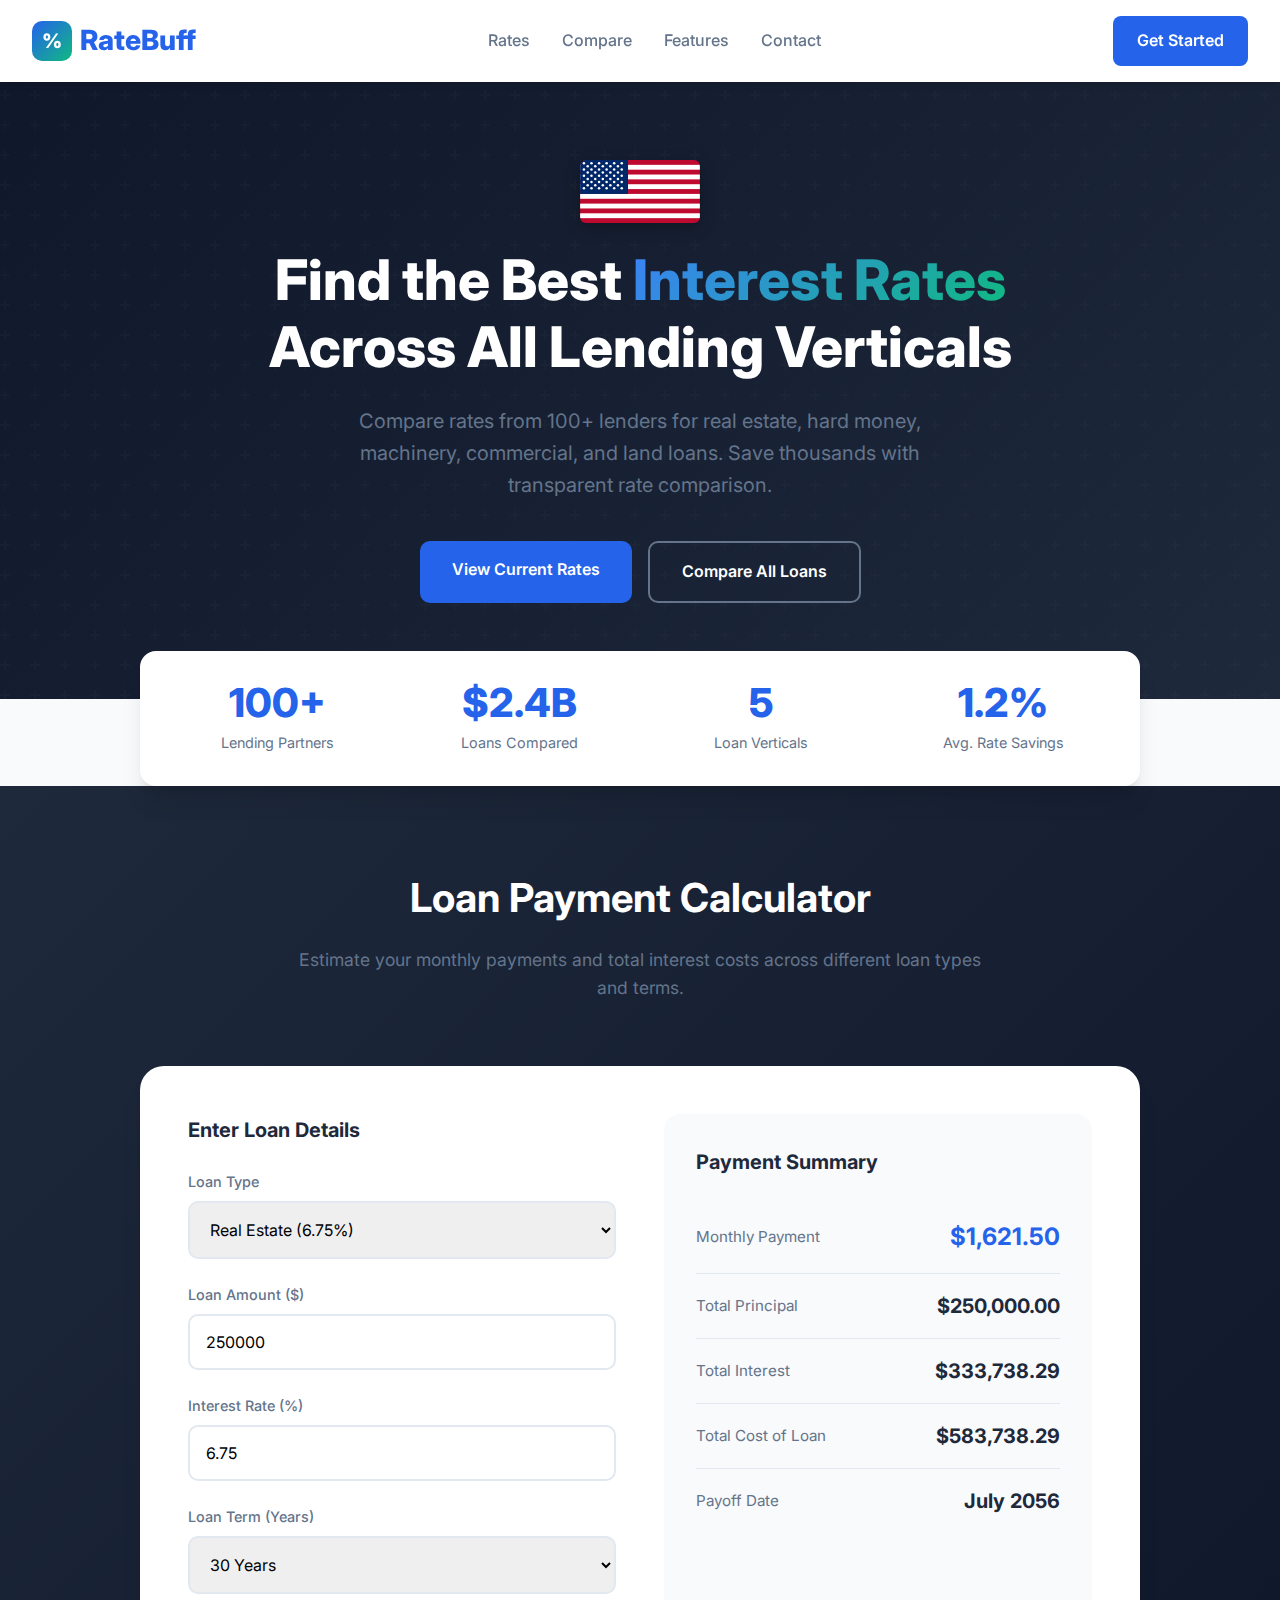
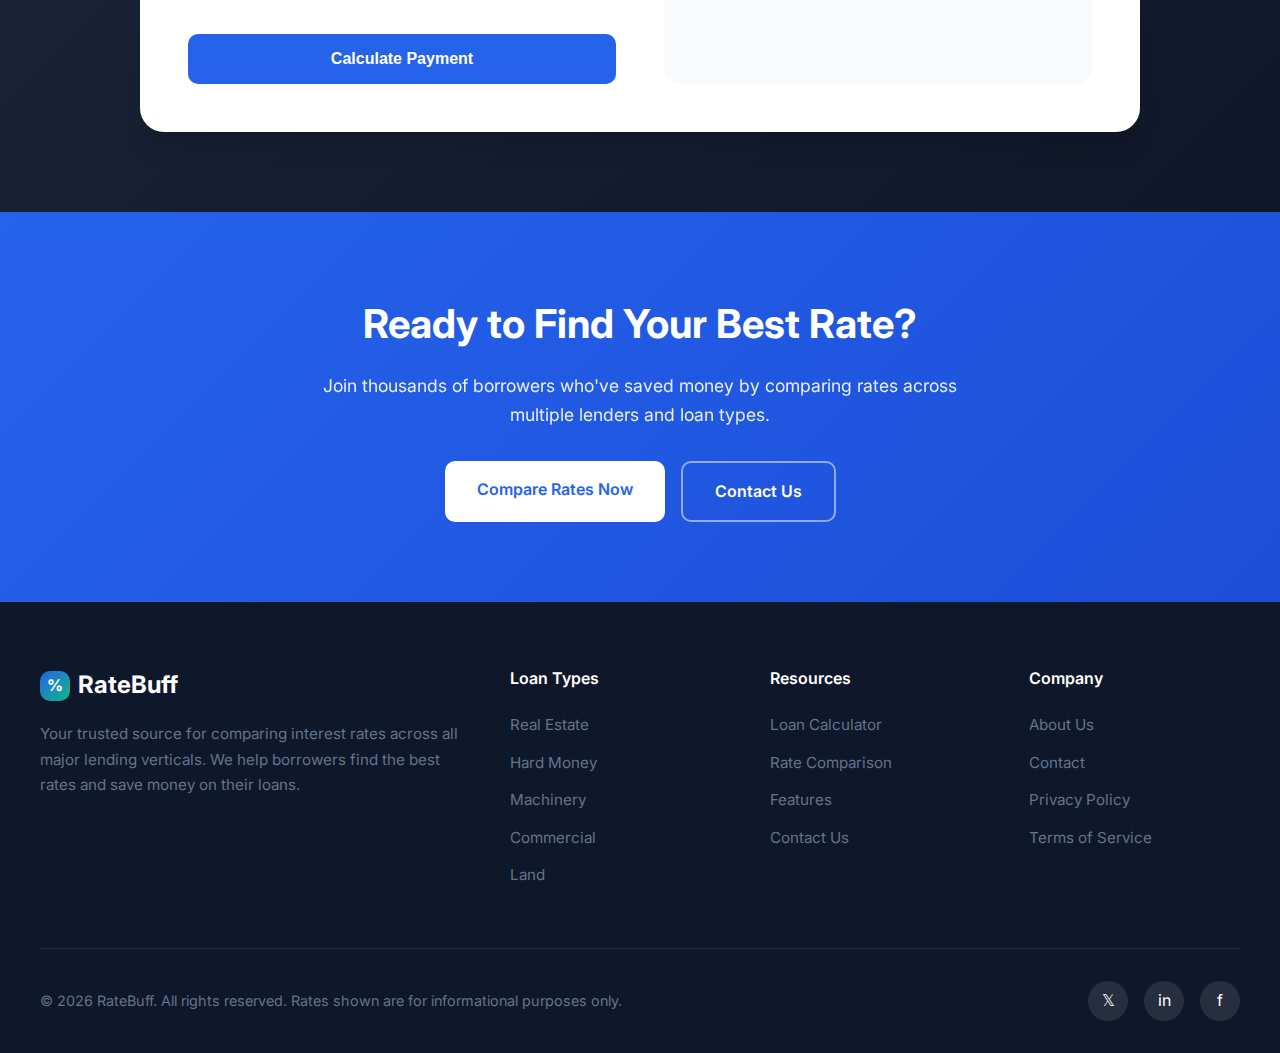
<file: index.html>
<!DOCTYPE html>
<html lang="en">
<head>
    <meta charset="UTF-8">
    <meta name="viewport" content="width=device-width, initial-scale=1.0">
    <title>RateBuff - Compare Interest Rates Across All Lending Verticals</title>
    <link rel="preconnect" href="https://fonts.googleapis.com">
    <link rel="preconnect" href="https://fonts.gstatic.com" crossorigin>
    <link href="https://fonts.googleapis.com/css2?family=Inter:wght@300;400;500;600;700;800&display=swap" rel="stylesheet">
    <link rel="stylesheet" href="styles.css">
</head>
<body>
    <!-- Navigation -->
    <nav>
        <div class="nav-container">
            <a href="index.html" class="logo">
                <div class="logo-icon">%</div>
                RateBuff
            </a>
            <button class="mobile-toggle" onclick="toggleMenu()">☰</button>
            <ul class="nav-links" id="navLinks">
                <li><a href="rates.html">Rates</a></li>
                <li><a href="compare.html">Compare</a></li>
                <li><a href="features.html">Features</a></li>
                <li><a href="contact.html">Contact</a></li>
            </ul>
            <a href="rates.html" class="nav-cta">Get Started</a>
        </div>
    </nav>

    <!-- Hero Section -->
    <section class="hero">
        <div class="hero-content">
            <div class="american-flag">
                <svg xmlns="http://www.w3.org/2000/svg" viewBox="0 0 190 100" width="120" height="63">
                    <!-- Red and white stripes -->
                    <rect width="190" height="100" fill="#bf0a30"/>
                    <rect y="7.69" width="190" height="7.69" fill="#fff"/>
                    <rect y="23.07" width="190" height="7.69" fill="#fff"/>
                    <rect y="38.46" width="190" height="7.69" fill="#fff"/>
                    <rect y="53.84" width="190" height="7.69" fill="#fff"/>
                    <rect y="69.23" width="190" height="7.69" fill="#fff"/>
                    <rect y="84.61" width="190" height="7.69" fill="#fff"/>
                    <!-- Blue canton -->
                    <rect width="76" height="53.84" fill="#002868"/>
                    <!-- Stars (simplified pattern) -->
                    <g fill="#fff">
                        <circle cx="6" cy="5" r="2"/><circle cx="18" cy="5" r="2"/><circle cx="30" cy="5" r="2"/><circle cx="42" cy="5" r="2"/><circle cx="54" cy="5" r="2"/><circle cx="66" cy="5" r="2"/>
                        <circle cx="12" cy="10" r="2"/><circle cx="24" cy="10" r="2"/><circle cx="36" cy="10" r="2"/><circle cx="48" cy="10" r="2"/><circle cx="60" cy="10" r="2"/>
                        <circle cx="6" cy="15" r="2"/><circle cx="18" cy="15" r="2"/><circle cx="30" cy="15" r="2"/><circle cx="42" cy="15" r="2"/><circle cx="54" cy="15" r="2"/><circle cx="66" cy="15" r="2"/>
                        <circle cx="12" cy="20" r="2"/><circle cx="24" cy="20" r="2"/><circle cx="36" cy="20" r="2"/><circle cx="48" cy="20" r="2"/><circle cx="60" cy="20" r="2"/>
                        <circle cx="6" cy="25" r="2"/><circle cx="18" cy="25" r="2"/><circle cx="30" cy="25" r="2"/><circle cx="42" cy="25" r="2"/><circle cx="54" cy="25" r="2"/><circle cx="66" cy="25" r="2"/>
                        <circle cx="12" cy="30" r="2"/><circle cx="24" cy="30" r="2"/><circle cx="36" cy="30" r="2"/><circle cx="48" cy="30" r="2"/><circle cx="60" cy="30" r="2"/>
                        <circle cx="6" cy="35" r="2"/><circle cx="18" cy="35" r="2"/><circle cx="30" cy="35" r="2"/><circle cx="42" cy="35" r="2"/><circle cx="54" cy="35" r="2"/><circle cx="66" cy="35" r="2"/>
                        <circle cx="12" cy="40" r="2"/><circle cx="24" cy="40" r="2"/><circle cx="36" cy="40" r="2"/><circle cx="48" cy="40" r="2"/><circle cx="60" cy="40" r="2"/>
                        <circle cx="6" cy="45" r="2"/><circle cx="18" cy="45" r="2"/><circle cx="30" cy="45" r="2"/><circle cx="42" cy="45" r="2"/><circle cx="54" cy="45" r="2"/><circle cx="66" cy="45" r="2"/>
                    </g>
                </svg>
            </div>
            <h1>Find the Best <span>Interest Rates</span> Across All Lending Verticals</h1>
            <p>Compare rates from 100+ lenders for real estate, hard money, machinery, commercial, and land loans. Save thousands with transparent rate comparison.</p>
            <div class="hero-buttons">
                <a href="rates.html" class="btn btn-primary">View Current Rates</a>
                <a href="compare.html" class="btn btn-secondary">Compare All Loans</a>
            </div>
        </div>
    </section>

    <!-- Stats Bar -->
    <div class="stats-bar">
        <div class="stat-item">
            <div class="stat-number">100+</div>
            <div class="stat-label">Lending Partners</div>
        </div>
        <div class="stat-item">
            <div class="stat-number">$2.4B</div>
            <div class="stat-label">Loans Compared</div>
        </div>
        <div class="stat-item">
            <div class="stat-number">5</div>
            <div class="stat-label">Loan Verticals</div>
        </div>
        <div class="stat-item">
            <div class="stat-number">1.2%</div>
            <div class="stat-label">Avg. Rate Savings</div>
        </div>
    </div>

    <!-- Calculator Section -->
    <section class="calculator-section" id="calculator">
        <div class="section-header">
            <h2>Loan Payment Calculator</h2>
            <p>Estimate your monthly payments and total interest costs across different loan types and terms.</p>
        </div>
        <div class="calculator-container">
            <div class="calc-grid">
                <div class="calc-inputs">
                    <h3>Enter Loan Details</h3>
                    <div class="input-group">
                        <label for="loanType">Loan Type</label>
                        <select id="loanType" onchange="updateRateFromType()">
                            <option value="real-estate">Real Estate (6.75%)</option>
                            <option value="hard-money">Hard Money (10.50%)</option>
                            <option value="machinery">Machinery & Equipment (8.25%)</option>
                            <option value="commercial">Commercial Real Estate (7.50%)</option>
                            <option value="land">Land Loans (8.75%)</option>
                        </select>
                    </div>
                    <div class="input-group">
                        <label for="loanAmount">Loan Amount ($)</label>
                        <input type="number" id="loanAmount" value="250000" min="1000" step="1000">
                    </div>
                    <div class="input-group">
                        <label for="interestRate">Interest Rate (%)</label>
                        <input type="number" id="interestRate" value="6.75" min="0.1" max="30" step="0.125">
                    </div>
                    <div class="input-group">
                        <label for="loanTerm">Loan Term (Years)</label>
                        <select id="loanTerm">
                            <option value="1">1 Year</option>
                            <option value="3">3 Years</option>
                            <option value="5">5 Years</option>
                            <option value="7">7 Years</option>
                            <option value="10">10 Years</option>
                            <option value="15">15 Years</option>
                            <option value="20">20 Years</option>
                            <option value="25">25 Years</option>
                            <option value="30" selected>30 Years</option>
                        </select>
                    </div>
                    <button class="calculate-btn" onclick="calculateLoan()">Calculate Payment</button>
                </div>
                <div class="calc-results">
                    <h3>Payment Summary</h3>
                    <div class="result-item">
                        <span class="result-label">Monthly Payment</span>
                        <span class="result-value highlight" id="monthlyPayment">$1,621.39</span>
                    </div>
                    <div class="result-item">
                        <span class="result-label">Total Principal</span>
                        <span class="result-value" id="totalPrincipal">$250,000.00</span>
                    </div>
                    <div class="result-item">
                        <span class="result-label">Total Interest</span>
                        <span class="result-value" id="totalInterest">$333,699.94</span>
                    </div>
                    <div class="result-item">
                        <span class="result-label">Total Cost of Loan</span>
                        <span class="result-value" id="totalCost">$583,699.94</span>
                    </div>
                    <div class="result-item">
                        <span class="result-label">Payoff Date</span>
                        <span class="result-value" id="payoffDate">January 2056</span>
                    </div>
                </div>
            </div>
        </div>
    </section>

    <!-- CTA Section -->
    <section class="cta-section">
        <div class="cta-content">
            <h2>Ready to Find Your Best Rate?</h2>
            <p>Join thousands of borrowers who've saved money by comparing rates across multiple lenders and loan types.</p>
            <div class="cta-buttons">
                <a href="rates.html" class="cta-btn cta-btn-light">Compare Rates Now</a>
                <a href="contact.html" class="cta-btn cta-btn-outline">Contact Us</a>
            </div>
        </div>
    </section>

    <!-- Footer -->
    <footer>
        <div class="footer-grid">
            <div class="footer-brand">
                <h3><span class="logo-icon" style="width:30px;height:30px;font-size:1rem;">%</span> RateBuff</h3>
                <p>Your trusted source for comparing interest rates across all major lending verticals. We help borrowers find the best rates and save money on their loans.</p>
            </div>
            <div class="footer-column">
                <h4>Loan Types</h4>
                <ul>
                    <li><a href="rates.html">Real Estate</a></li>
                    <li><a href="rates.html">Hard Money</a></li>
                    <li><a href="rates.html">Machinery</a></li>
                    <li><a href="rates.html">Commercial</a></li>
                    <li><a href="rates.html">Land</a></li>
                </ul>
            </div>
            <div class="footer-column">
                <h4>Resources</h4>
                <ul>
                    <li><a href="index.html#calculator">Loan Calculator</a></li>
                    <li><a href="compare.html">Rate Comparison</a></li>
                    <li><a href="features.html">Features</a></li>
                    <li><a href="contact.html">Contact Us</a></li>
                </ul>
            </div>
            <div class="footer-column">
                <h4>Company</h4>
                <ul>
                    <li><a href="features.html">About Us</a></li>
                    <li><a href="contact.html">Contact</a></li>
                    <li><a href="#">Privacy Policy</a></li>
                    <li><a href="#">Terms of Service</a></li>
                </ul>
            </div>
        </div>
        <div class="footer-bottom">
            <p>&copy; 2026 RateBuff. All rights reserved. Rates shown are for informational purposes only.</p>
            <div class="social-links">
                <a href="#" aria-label="Twitter">𝕏</a>
                <a href="#" aria-label="LinkedIn">in</a>
                <a href="#" aria-label="Facebook">f</a>
            </div>
        </div>
    </footer>

    <script>
        // Mobile menu toggle
        function toggleMenu() {
            document.getElementById('navLinks').classList.toggle('active');
        }

        // Rate data
        const rates = {
            'real-estate': 6.75,
            'hard-money': 10.50,
            'machinery': 8.25,
            'commercial': 7.50,
            'land': 8.75
        };

        // Update interest rate based on loan type selection
        function updateRateFromType() {
            const loanType = document.getElementById('loanType').value;
            document.getElementById('interestRate').value = rates[loanType];
            calculateLoan();
        }

        // Calculate loan payment
        function calculateLoan() {
            const principal = parseFloat(document.getElementById('loanAmount').value);
            const annualRate = parseFloat(document.getElementById('interestRate').value) / 100;
            const years = parseInt(document.getElementById('loanTerm').value);

            const monthlyRate = annualRate / 12;
            const numPayments = years * 12;

            let monthlyPayment;
            if (monthlyRate === 0) {
                monthlyPayment = principal / numPayments;
            } else {
                monthlyPayment = principal * (monthlyRate * Math.pow(1 + monthlyRate, numPayments)) /
                                (Math.pow(1 + monthlyRate, numPayments) - 1);
            }

            const totalCost = monthlyPayment * numPayments;
            const totalInterest = totalCost - principal;

            const payoffDate = new Date();
            payoffDate.setFullYear(payoffDate.getFullYear() + years);
            const payoffMonth = payoffDate.toLocaleString('default', { month: 'long' });
            const payoffYear = payoffDate.getFullYear();

            document.getElementById('monthlyPayment').textContent = formatCurrency(monthlyPayment);
            document.getElementById('totalPrincipal').textContent = formatCurrency(principal);
            document.getElementById('totalInterest').textContent = formatCurrency(totalInterest);
            document.getElementById('totalCost').textContent = formatCurrency(totalCost);
            document.getElementById('payoffDate').textContent = `${payoffMonth} ${payoffYear}`;
        }

        function formatCurrency(num) {
            return '$' + num.toLocaleString('en-US', {
                minimumFractionDigits: 2,
                maximumFractionDigits: 2
            });
        }

        document.addEventListener('DOMContentLoaded', calculateLoan);
    </script>
</body>
</html>
</file>
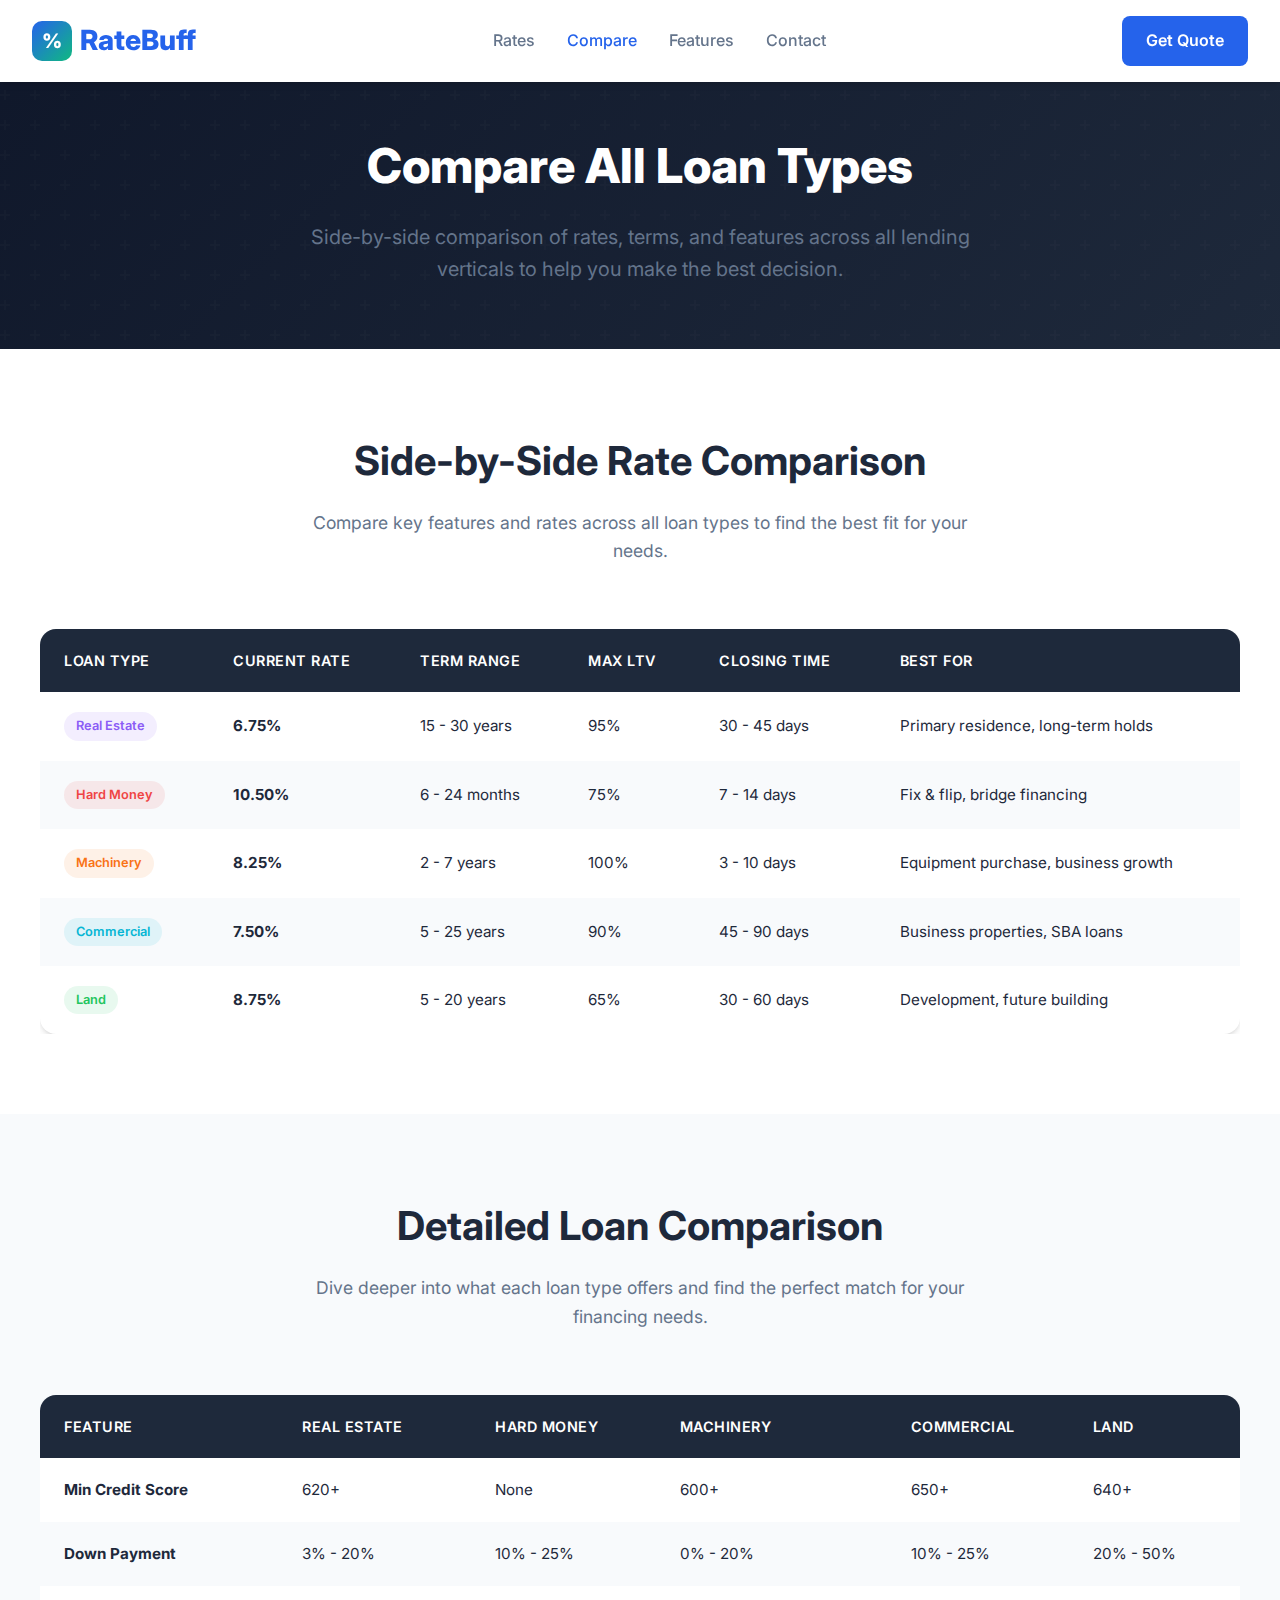
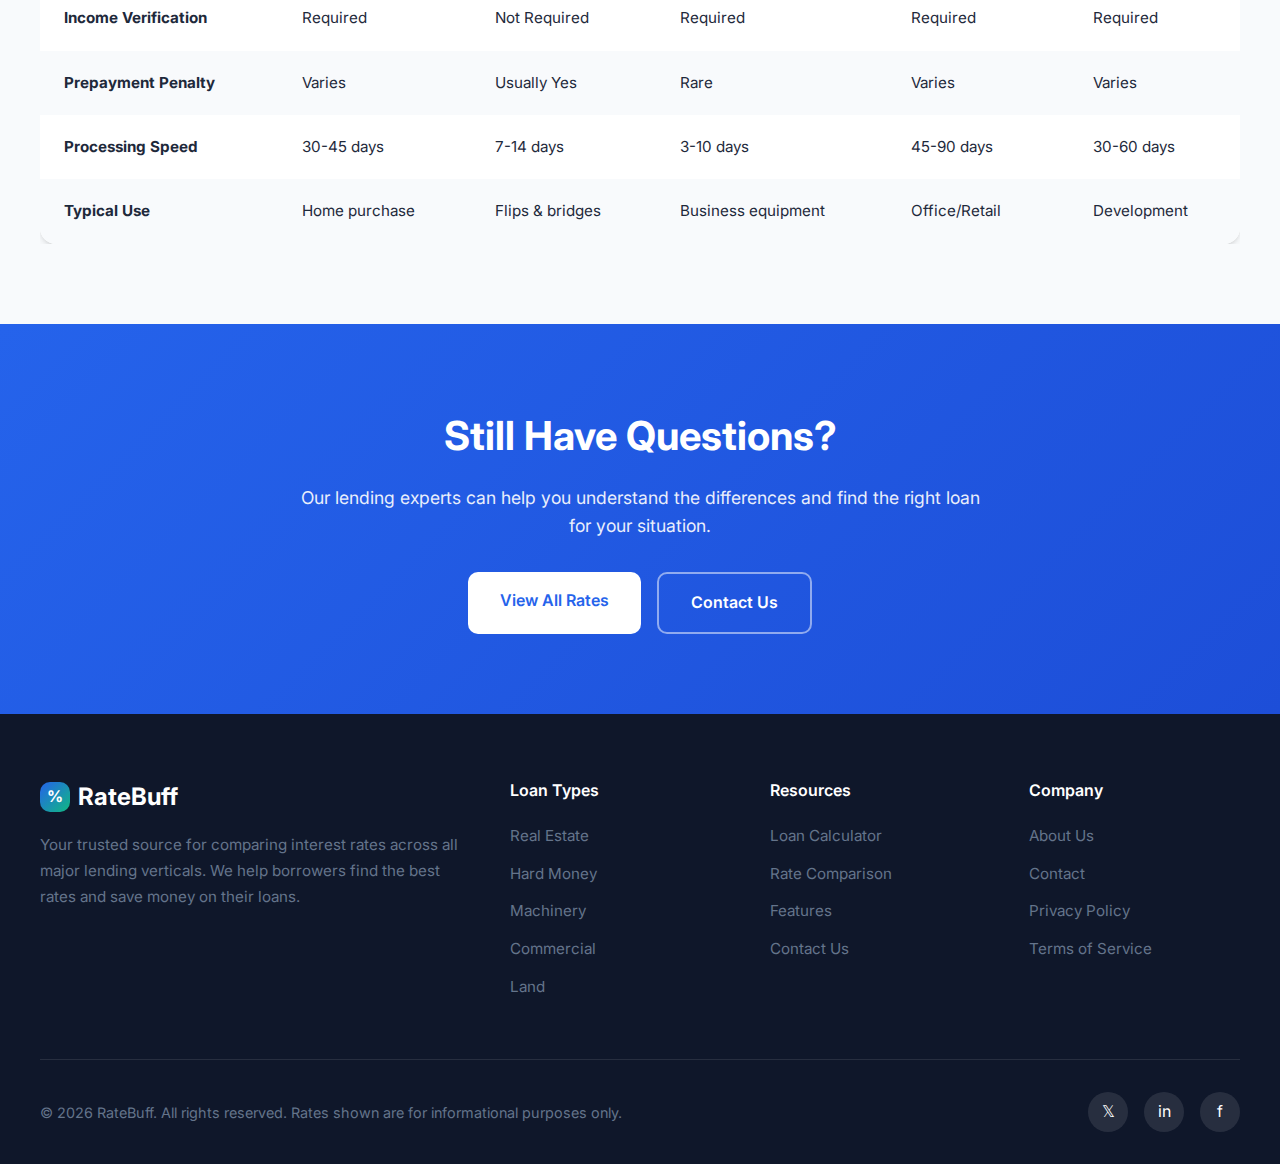
<file: compare.html>
<!DOCTYPE html>
<html lang="en">
<head>
    <meta charset="UTF-8">
    <meta name="viewport" content="width=device-width, initial-scale=1.0">
    <title>Compare Loan Rates - RateBuff</title>
    <link rel="preconnect" href="https://fonts.googleapis.com">
    <link rel="preconnect" href="https://fonts.gstatic.com" crossorigin>
    <link href="https://fonts.googleapis.com/css2?family=Inter:wght@300;400;500;600;700;800&display=swap" rel="stylesheet">
    <link rel="stylesheet" href="styles.css">
</head>
<body>
    <!-- Navigation -->
    <nav>
        <div class="nav-container">
            <a href="index.html" class="logo">
                <div class="logo-icon">%</div>
                RateBuff
            </a>
            <button class="mobile-toggle" onclick="toggleMenu()">☰</button>
            <ul class="nav-links" id="navLinks">
                <li><a href="rates.html">Rates</a></li>
                <li><a href="compare.html" class="active">Compare</a></li>
                <li><a href="features.html">Features</a></li>
                <li><a href="contact.html">Contact</a></li>
            </ul>
            <a href="contact.html" class="nav-cta">Get Quote</a>
        </div>
    </nav>

    <!-- Page Header -->
    <section class="page-header">
        <div class="page-header-content">
            <h1>Compare All Loan Types</h1>
            <p>Side-by-side comparison of rates, terms, and features across all lending verticals to help you make the best decision.</p>
        </div>
    </section>

    <!-- Comparison Table Section -->
    <section class="comparison-section">
        <div class="section-header">
            <h2>Side-by-Side Rate Comparison</h2>
            <p>Compare key features and rates across all loan types to find the best fit for your needs.</p>
        </div>
        <div class="comparison-table-wrapper">
            <table class="comparison-table">
                <thead>
                    <tr>
                        <th>Loan Type</th>
                        <th>Current Rate</th>
                        <th>Term Range</th>
                        <th>Max LTV</th>
                        <th>Closing Time</th>
                        <th>Best For</th>
                    </tr>
                </thead>
                <tbody>
                    <tr>
                        <td><span class="table-badge badge-real-estate">Real Estate</span></td>
                        <td><strong>6.75%</strong></td>
                        <td>15 - 30 years</td>
                        <td>95%</td>
                        <td>30 - 45 days</td>
                        <td>Primary residence, long-term holds</td>
                    </tr>
                    <tr>
                        <td><span class="table-badge badge-hard-money">Hard Money</span></td>
                        <td><strong>10.50%</strong></td>
                        <td>6 - 24 months</td>
                        <td>75%</td>
                        <td>7 - 14 days</td>
                        <td>Fix & flip, bridge financing</td>
                    </tr>
                    <tr>
                        <td><span class="table-badge badge-machinery">Machinery</span></td>
                        <td><strong>8.25%</strong></td>
                        <td>2 - 7 years</td>
                        <td>100%</td>
                        <td>3 - 10 days</td>
                        <td>Equipment purchase, business growth</td>
                    </tr>
                    <tr>
                        <td><span class="table-badge badge-commercial">Commercial</span></td>
                        <td><strong>7.50%</strong></td>
                        <td>5 - 25 years</td>
                        <td>90%</td>
                        <td>45 - 90 days</td>
                        <td>Business properties, SBA loans</td>
                    </tr>
                    <tr>
                        <td><span class="table-badge badge-land">Land</span></td>
                        <td><strong>8.75%</strong></td>
                        <td>5 - 20 years</td>
                        <td>65%</td>
                        <td>30 - 60 days</td>
                        <td>Development, future building</td>
                    </tr>
                </tbody>
            </table>
        </div>
    </section>

    <!-- Additional Comparison Details -->
    <section class="rates-section">
        <div class="section-header">
            <h2>Detailed Loan Comparison</h2>
            <p>Dive deeper into what each loan type offers and find the perfect match for your financing needs.</p>
        </div>
        <div class="comparison-table-wrapper">
            <table class="comparison-table">
                <thead>
                    <tr>
                        <th>Feature</th>
                        <th>Real Estate</th>
                        <th>Hard Money</th>
                        <th>Machinery</th>
                        <th>Commercial</th>
                        <th>Land</th>
                    </tr>
                </thead>
                <tbody>
                    <tr>
                        <td><strong>Min Credit Score</strong></td>
                        <td>620+</td>
                        <td>None</td>
                        <td>600+</td>
                        <td>650+</td>
                        <td>640+</td>
                    </tr>
                    <tr>
                        <td><strong>Down Payment</strong></td>
                        <td>3% - 20%</td>
                        <td>10% - 25%</td>
                        <td>0% - 20%</td>
                        <td>10% - 25%</td>
                        <td>20% - 50%</td>
                    </tr>
                    <tr>
                        <td><strong>Income Verification</strong></td>
                        <td>Required</td>
                        <td>Not Required</td>
                        <td>Required</td>
                        <td>Required</td>
                        <td>Required</td>
                    </tr>
                    <tr>
                        <td><strong>Prepayment Penalty</strong></td>
                        <td>Varies</td>
                        <td>Usually Yes</td>
                        <td>Rare</td>
                        <td>Varies</td>
                        <td>Varies</td>
                    </tr>
                    <tr>
                        <td><strong>Processing Speed</strong></td>
                        <td>30-45 days</td>
                        <td>7-14 days</td>
                        <td>3-10 days</td>
                        <td>45-90 days</td>
                        <td>30-60 days</td>
                    </tr>
                    <tr>
                        <td><strong>Typical Use</strong></td>
                        <td>Home purchase</td>
                        <td>Flips & bridges</td>
                        <td>Business equipment</td>
                        <td>Office/Retail</td>
                        <td>Development</td>
                    </tr>
                </tbody>
            </table>
        </div>
    </section>

    <!-- CTA Section -->
    <section class="cta-section">
        <div class="cta-content">
            <h2>Still Have Questions?</h2>
            <p>Our lending experts can help you understand the differences and find the right loan for your situation.</p>
            <div class="cta-buttons">
                <a href="rates.html" class="cta-btn cta-btn-light">View All Rates</a>
                <a href="contact.html" class="cta-btn cta-btn-outline">Contact Us</a>
            </div>
        </div>
    </section>

    <!-- Footer -->
    <footer>
        <div class="footer-grid">
            <div class="footer-brand">
                <h3><span class="logo-icon" style="width:30px;height:30px;font-size:1rem;">%</span> RateBuff</h3>
                <p>Your trusted source for comparing interest rates across all major lending verticals. We help borrowers find the best rates and save money on their loans.</p>
            </div>
            <div class="footer-column">
                <h4>Loan Types</h4>
                <ul>
                    <li><a href="rates.html">Real Estate</a></li>
                    <li><a href="rates.html">Hard Money</a></li>
                    <li><a href="rates.html">Machinery</a></li>
                    <li><a href="rates.html">Commercial</a></li>
                    <li><a href="rates.html">Land</a></li>
                </ul>
            </div>
            <div class="footer-column">
                <h4>Resources</h4>
                <ul>
                    <li><a href="index.html#calculator">Loan Calculator</a></li>
                    <li><a href="compare.html">Rate Comparison</a></li>
                    <li><a href="features.html">Features</a></li>
                    <li><a href="contact.html">Contact Us</a></li>
                </ul>
            </div>
            <div class="footer-column">
                <h4>Company</h4>
                <ul>
                    <li><a href="features.html">About Us</a></li>
                    <li><a href="contact.html">Contact</a></li>
                    <li><a href="#">Privacy Policy</a></li>
                    <li><a href="#">Terms of Service</a></li>
                </ul>
            </div>
        </div>
        <div class="footer-bottom">
            <p>&copy; 2026 RateBuff. All rights reserved. Rates shown are for informational purposes only.</p>
            <div class="social-links">
                <a href="#" aria-label="Twitter">𝕏</a>
                <a href="#" aria-label="LinkedIn">in</a>
                <a href="#" aria-label="Facebook">f</a>
            </div>
        </div>
    </footer>

    <script>
        function toggleMenu() {
            document.getElementById('navLinks').classList.toggle('active');
        }
    </script>
</body>
</html>
</file>
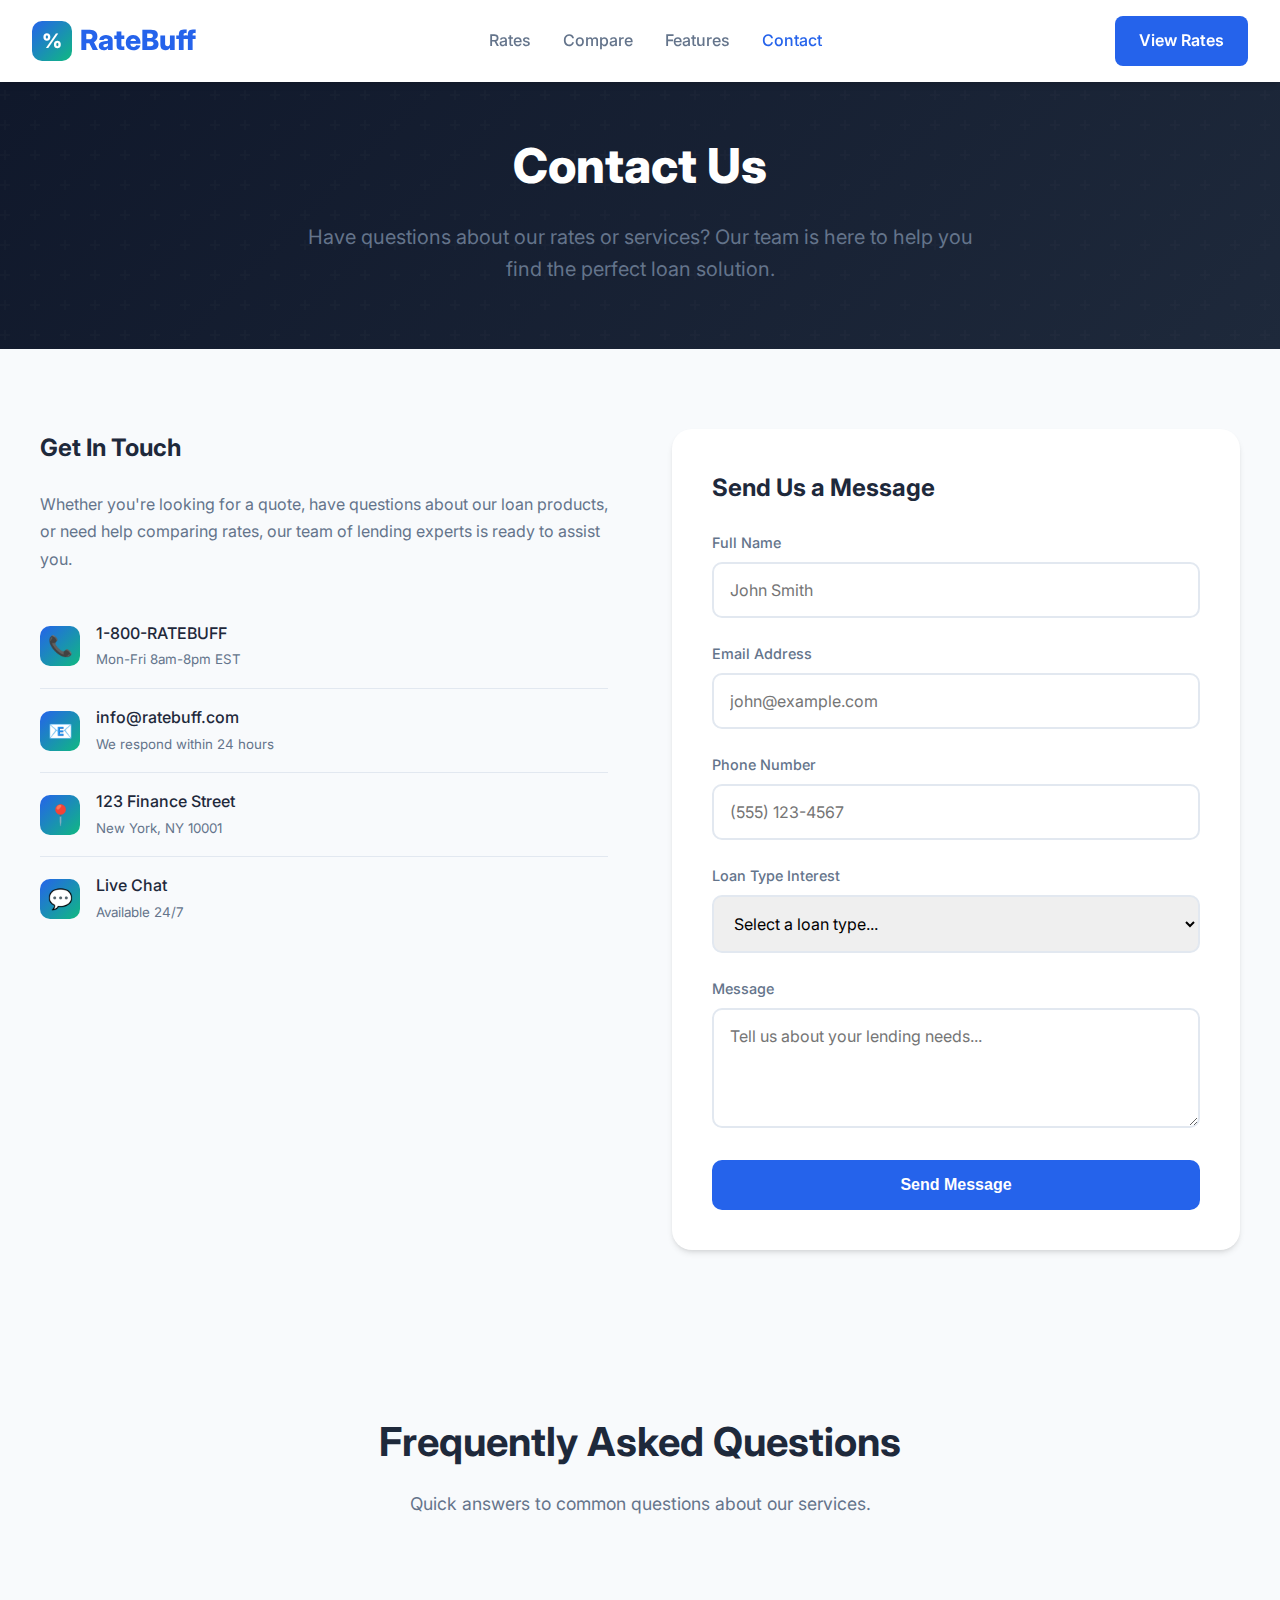
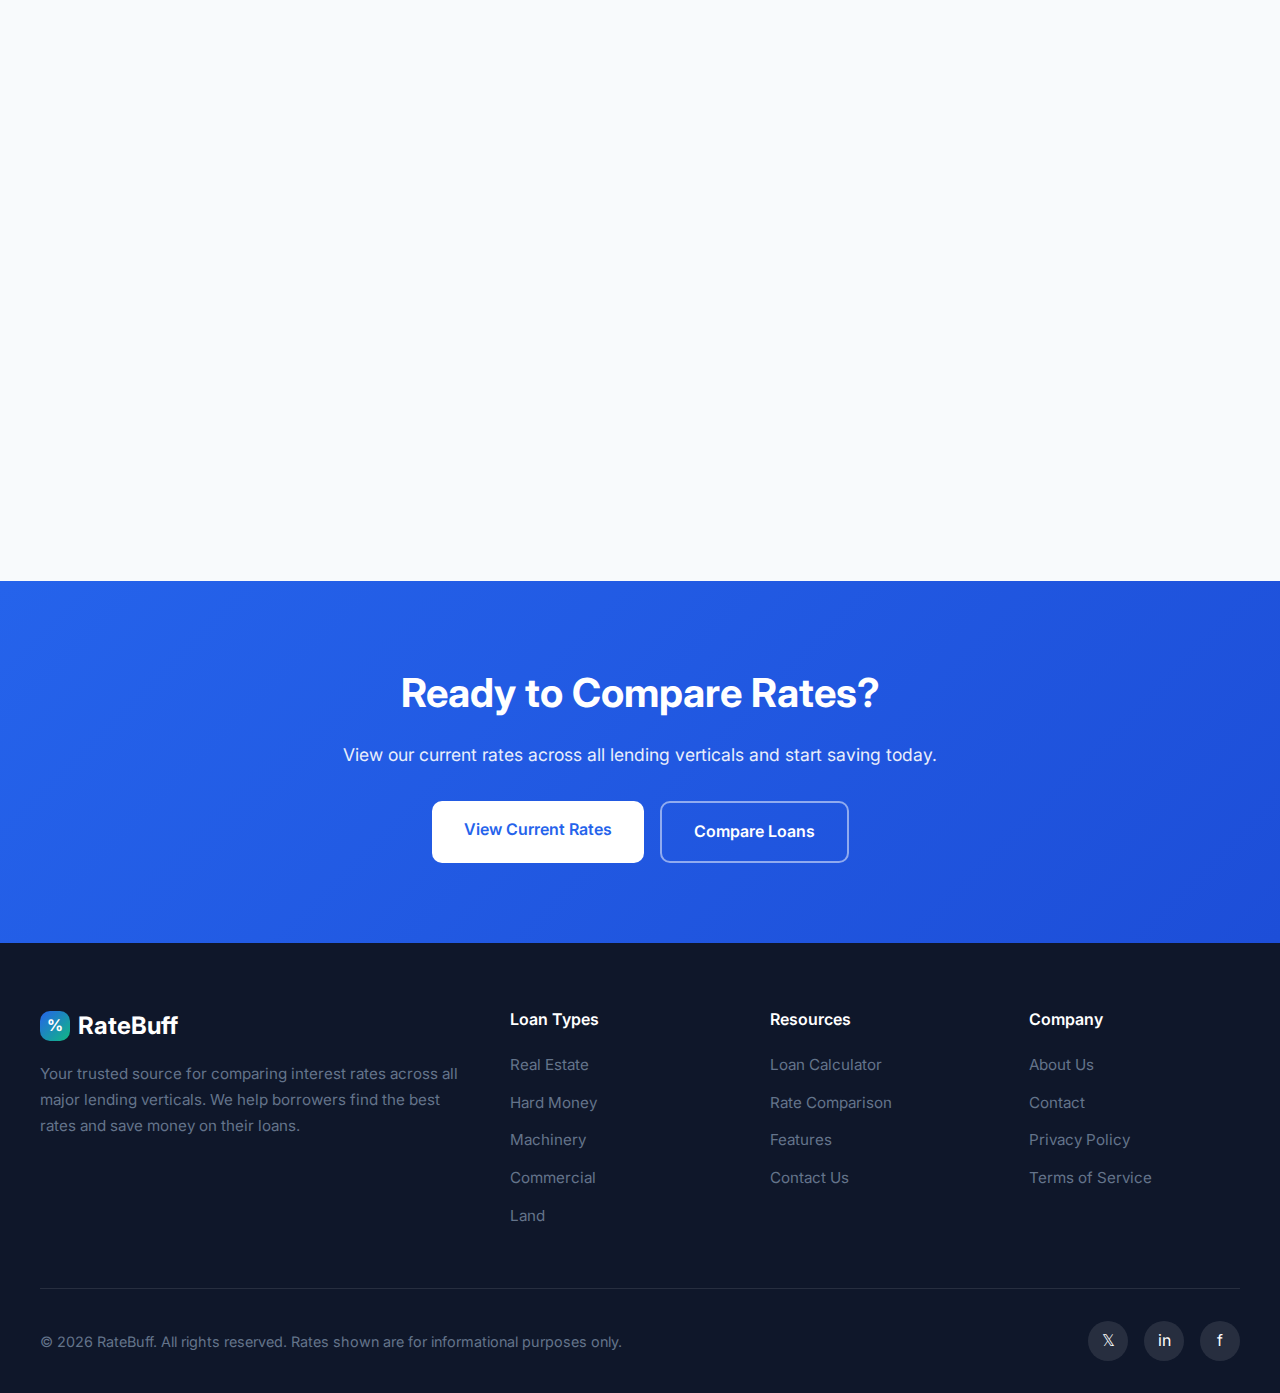
<file: contact.html>
<!DOCTYPE html>
<html lang="en">
<head>
    <meta charset="UTF-8">
    <meta name="viewport" content="width=device-width, initial-scale=1.0">
    <title>Contact Us - RateBuff</title>
    <link rel="preconnect" href="https://fonts.googleapis.com">
    <link rel="preconnect" href="https://fonts.gstatic.com" crossorigin>
    <link href="https://fonts.googleapis.com/css2?family=Inter:wght@300;400;500;600;700;800&display=swap" rel="stylesheet">
    <link rel="stylesheet" href="styles.css">
</head>
<body>
    <!-- Navigation -->
    <nav>
        <div class="nav-container">
            <a href="index.html" class="logo">
                <div class="logo-icon">%</div>
                RateBuff
            </a>
            <button class="mobile-toggle" onclick="toggleMenu()">☰</button>
            <ul class="nav-links" id="navLinks">
                <li><a href="rates.html">Rates</a></li>
                <li><a href="compare.html">Compare</a></li>
                <li><a href="features.html">Features</a></li>
                <li><a href="contact.html" class="active">Contact</a></li>
            </ul>
            <a href="rates.html" class="nav-cta">View Rates</a>
        </div>
    </nav>

    <!-- Page Header -->
    <section class="page-header">
        <div class="page-header-content">
            <h1>Contact Us</h1>
            <p>Have questions about our rates or services? Our team is here to help you find the perfect loan solution.</p>
        </div>
    </section>

    <!-- Contact Section -->
    <section class="contact-section">
        <div class="contact-grid">
            <div class="contact-info">
                <h3>Get In Touch</h3>
                <p>Whether you're looking for a quote, have questions about our loan products, or need help comparing rates, our team of lending experts is ready to assist you.</p>

                <ul class="contact-details">
                    <li>
                        <div class="icon">📞</div>
                        <div>
                            <div class="text">1-800-RATEBUFF</div>
                            <small style="color: var(--gray);">Mon-Fri 8am-8pm EST</small>
                        </div>
                    </li>
                    <li>
                        <div class="icon">📧</div>
                        <div>
                            <div class="text">info@ratebuff.com</div>
                            <small style="color: var(--gray);">We respond within 24 hours</small>
                        </div>
                    </li>
                    <li>
                        <div class="icon">📍</div>
                        <div>
                            <div class="text">123 Finance Street</div>
                            <small style="color: var(--gray);">New York, NY 10001</small>
                        </div>
                    </li>
                    <li>
                        <div class="icon">💬</div>
                        <div>
                            <div class="text">Live Chat</div>
                            <small style="color: var(--gray);">Available 24/7</small>
                        </div>
                    </li>
                </ul>
            </div>

            <div class="contact-form">
                <h3>Send Us a Message</h3>
                <form id="contactForm" onsubmit="handleSubmit(event)">
                    <div class="input-group">
                        <label for="name">Full Name</label>
                        <input type="text" id="name" name="name" required placeholder="John Smith">
                    </div>
                    <div class="input-group">
                        <label for="email">Email Address</label>
                        <input type="email" id="email" name="email" required placeholder="john@example.com">
                    </div>
                    <div class="input-group">
                        <label for="phone">Phone Number</label>
                        <input type="tel" id="phone" name="phone" placeholder="(555) 123-4567">
                    </div>
                    <div class="input-group">
                        <label for="loanType">Loan Type Interest</label>
                        <select id="loanType" name="loanType">
                            <option value="">Select a loan type...</option>
                            <option value="real-estate">Real Estate</option>
                            <option value="hard-money">Hard Money</option>
                            <option value="machinery">Machinery & Equipment</option>
                            <option value="commercial">Commercial Real Estate</option>
                            <option value="land">Land</option>
                            <option value="multiple">Multiple / Not Sure</option>
                        </select>
                    </div>
                    <div class="input-group">
                        <label for="message">Message</label>
                        <textarea id="message" name="message" required placeholder="Tell us about your lending needs..."></textarea>
                    </div>
                    <button type="submit" class="submit-btn">Send Message</button>
                </form>
            </div>
        </div>
    </section>

    <!-- FAQ Section -->
    <section class="rates-section">
        <div class="section-header">
            <h2>Frequently Asked Questions</h2>
            <p>Quick answers to common questions about our services.</p>
        </div>
        <div class="features-grid">
            <div class="feature-card">
                <h3>How are your rates updated?</h3>
                <p>Our rates are updated daily from our network of 100+ lending partners to ensure you always see current market conditions.</p>
            </div>
            <div class="feature-card">
                <h3>Will checking rates affect my credit?</h3>
                <p>No! Viewing rates on RateBuff is completely free and does not impact your credit score. Only applying directly with a lender may result in a credit inquiry.</p>
            </div>
            <div class="feature-card">
                <h3>How do I get a quote?</h3>
                <p>Simply fill out the contact form above or call us directly. Our lending specialists will connect you with the right lenders for your needs.</p>
            </div>
            <div class="feature-card">
                <h3>What loan amounts do you work with?</h3>
                <p>We work with loans of all sizes, from small equipment financing starting at $5,000 to large commercial real estate deals in the millions.</p>
            </div>
            <div class="feature-card">
                <h3>How long does approval take?</h3>
                <p>Approval times vary by loan type. Hard money can close in 7-14 days, while traditional mortgages typically take 30-45 days.</p>
            </div>
            <div class="feature-card">
                <h3>Is my information secure?</h3>
                <p>Yes! We use bank-level encryption to protect your data and never sell your personal information to third parties.</p>
            </div>
        </div>
    </section>

    <!-- CTA Section -->
    <section class="cta-section">
        <div class="cta-content">
            <h2>Ready to Compare Rates?</h2>
            <p>View our current rates across all lending verticals and start saving today.</p>
            <div class="cta-buttons">
                <a href="rates.html" class="cta-btn cta-btn-light">View Current Rates</a>
                <a href="compare.html" class="cta-btn cta-btn-outline">Compare Loans</a>
            </div>
        </div>
    </section>

    <!-- Footer -->
    <footer>
        <div class="footer-grid">
            <div class="footer-brand">
                <h3><span class="logo-icon" style="width:30px;height:30px;font-size:1rem;">%</span> RateBuff</h3>
                <p>Your trusted source for comparing interest rates across all major lending verticals. We help borrowers find the best rates and save money on their loans.</p>
            </div>
            <div class="footer-column">
                <h4>Loan Types</h4>
                <ul>
                    <li><a href="rates.html">Real Estate</a></li>
                    <li><a href="rates.html">Hard Money</a></li>
                    <li><a href="rates.html">Machinery</a></li>
                    <li><a href="rates.html">Commercial</a></li>
                    <li><a href="rates.html">Land</a></li>
                </ul>
            </div>
            <div class="footer-column">
                <h4>Resources</h4>
                <ul>
                    <li><a href="index.html#calculator">Loan Calculator</a></li>
                    <li><a href="compare.html">Rate Comparison</a></li>
                    <li><a href="features.html">Features</a></li>
                    <li><a href="contact.html">Contact Us</a></li>
                </ul>
            </div>
            <div class="footer-column">
                <h4>Company</h4>
                <ul>
                    <li><a href="features.html">About Us</a></li>
                    <li><a href="contact.html">Contact</a></li>
                    <li><a href="#">Privacy Policy</a></li>
                    <li><a href="#">Terms of Service</a></li>
                </ul>
            </div>
        </div>
        <div class="footer-bottom">
            <p>&copy; 2026 RateBuff. All rights reserved. Rates shown are for informational purposes only.</p>
            <div class="social-links">
                <a href="#" aria-label="Twitter">𝕏</a>
                <a href="#" aria-label="LinkedIn">in</a>
                <a href="#" aria-label="Facebook">f</a>
            </div>
        </div>
    </footer>

    <script>
        function toggleMenu() {
            document.getElementById('navLinks').classList.toggle('active');
        }

        function handleSubmit(event) {
            event.preventDefault();

            // Get form data
            const formData = new FormData(event.target);
            const data = Object.fromEntries(formData);

            // Show success message (in a real app, this would send to a server)
            alert('Thank you for your message! Our team will contact you within 24 hours.');

            // Reset form
            event.target.reset();
        }

        // Animate elements on scroll
        const observerOptions = {
            threshold: 0.1,
            rootMargin: '0px 0px -50px 0px'
        };

        const observer = new IntersectionObserver((entries) => {
            entries.forEach(entry => {
                if (entry.isIntersecting) {
                    entry.target.style.opacity = '1';
                    entry.target.style.transform = 'translateY(0)';
                }
            });
        }, observerOptions);

        document.querySelectorAll('.feature-card').forEach(card => {
            card.style.opacity = '0';
            card.style.transform = 'translateY(30px)';
            card.style.transition = 'opacity 0.6s ease, transform 0.6s ease';
            observer.observe(card);
        });
    </script>
</body>
</html>
</file>
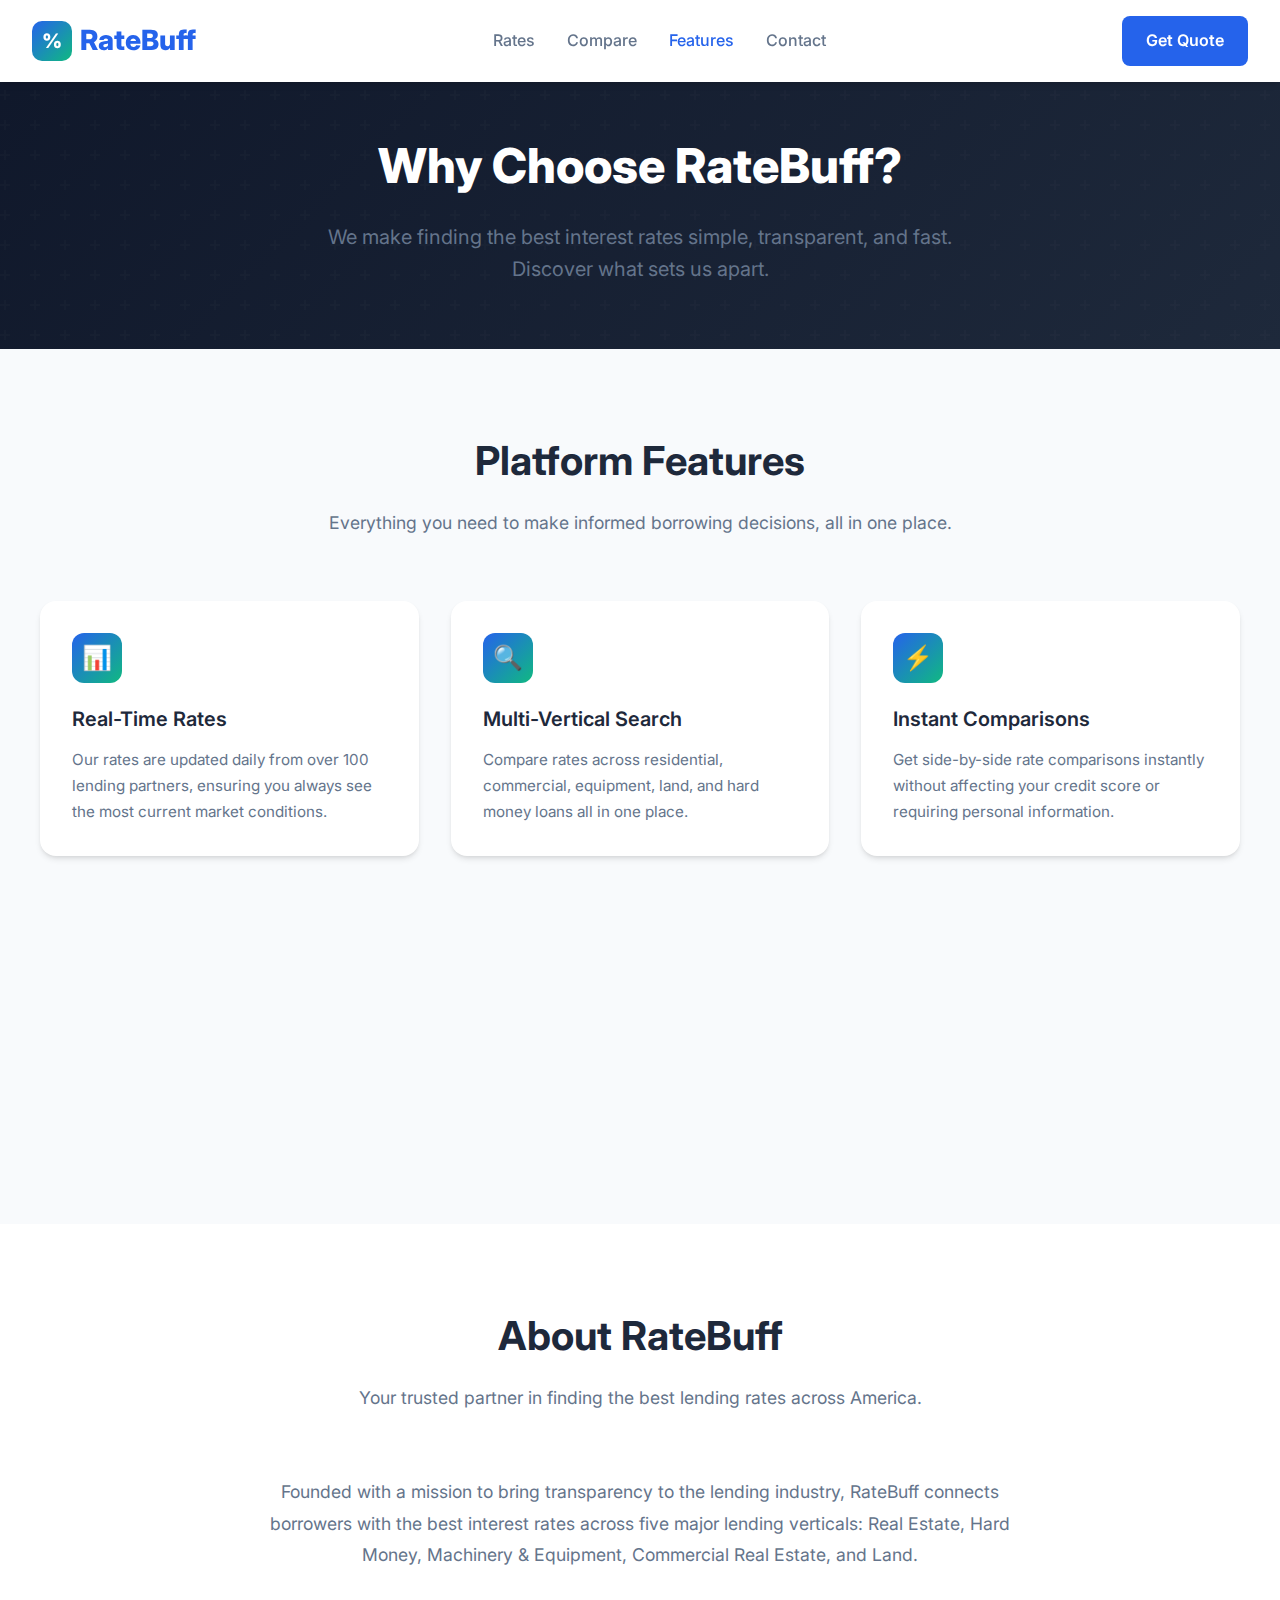
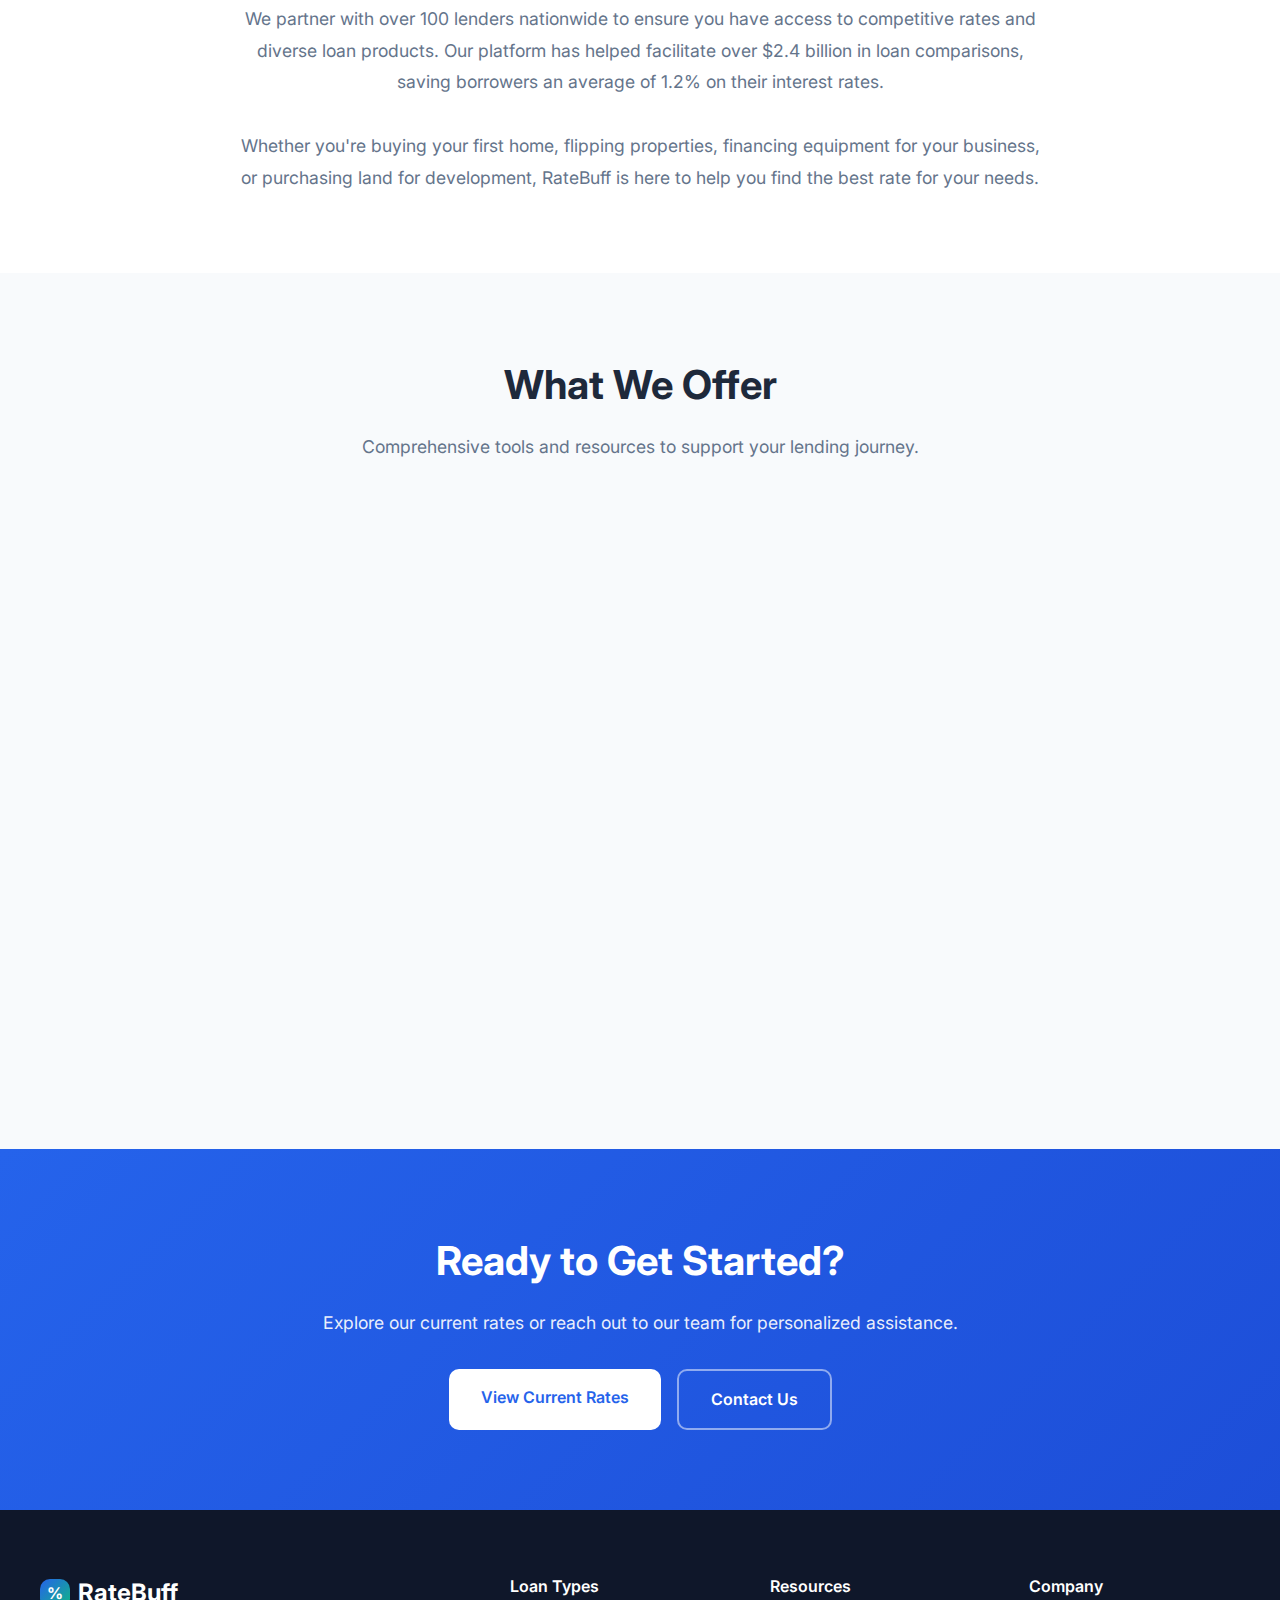
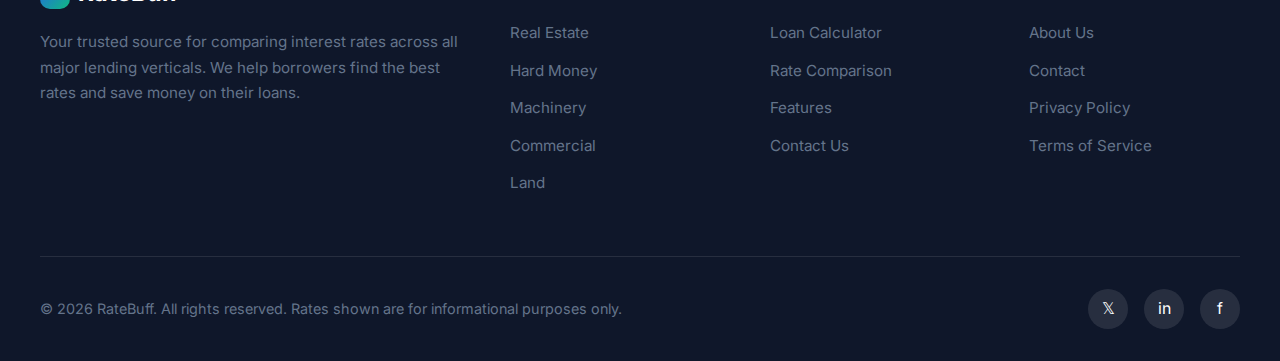
<file: features.html>
<!DOCTYPE html>
<html lang="en">
<head>
    <meta charset="UTF-8">
    <meta name="viewport" content="width=device-width, initial-scale=1.0">
    <title>Features & About Us - RateBuff</title>
    <link rel="preconnect" href="https://fonts.googleapis.com">
    <link rel="preconnect" href="https://fonts.gstatic.com" crossorigin>
    <link href="https://fonts.googleapis.com/css2?family=Inter:wght@300;400;500;600;700;800&display=swap" rel="stylesheet">
    <link rel="stylesheet" href="styles.css">
</head>
<body>
    <!-- Navigation -->
    <nav>
        <div class="nav-container">
            <a href="index.html" class="logo">
                <div class="logo-icon">%</div>
                RateBuff
            </a>
            <button class="mobile-toggle" onclick="toggleMenu()">☰</button>
            <ul class="nav-links" id="navLinks">
                <li><a href="rates.html">Rates</a></li>
                <li><a href="compare.html">Compare</a></li>
                <li><a href="features.html" class="active">Features</a></li>
                <li><a href="contact.html">Contact</a></li>
            </ul>
            <a href="contact.html" class="nav-cta">Get Quote</a>
        </div>
    </nav>

    <!-- Page Header -->
    <section class="page-header">
        <div class="page-header-content">
            <h1>Why Choose RateBuff?</h1>
            <p>We make finding the best interest rates simple, transparent, and fast. Discover what sets us apart.</p>
        </div>
    </section>

    <!-- Features Section -->
    <section class="features-section">
        <div class="section-header">
            <h2>Platform Features</h2>
            <p>Everything you need to make informed borrowing decisions, all in one place.</p>
        </div>
        <div class="features-grid">
            <div class="feature-card">
                <div class="feature-icon">📊</div>
                <h3>Real-Time Rates</h3>
                <p>Our rates are updated daily from over 100 lending partners, ensuring you always see the most current market conditions.</p>
            </div>
            <div class="feature-card">
                <div class="feature-icon">🔍</div>
                <h3>Multi-Vertical Search</h3>
                <p>Compare rates across residential, commercial, equipment, land, and hard money loans all in one place.</p>
            </div>
            <div class="feature-card">
                <div class="feature-icon">⚡</div>
                <h3>Instant Comparisons</h3>
                <p>Get side-by-side rate comparisons instantly without affecting your credit score or requiring personal information.</p>
            </div>
            <div class="feature-card">
                <div class="feature-icon">🛡️</div>
                <h3>Trusted Lenders</h3>
                <p>All our lending partners are vetted and verified, so you can borrow with confidence from reputable institutions.</p>
            </div>
            <div class="feature-card">
                <div class="feature-icon">💡</div>
                <h3>Expert Guidance</h3>
                <p>Access free educational resources and tools to help you understand different loan products and make informed decisions.</p>
            </div>
            <div class="feature-card">
                <div class="feature-icon">📱</div>
                <h3>Mobile Friendly</h3>
                <p>Compare rates and calculate payments on any device. Our platform is fully responsive and works seamlessly everywhere.</p>
            </div>
        </div>
    </section>

    <!-- About Section -->
    <section class="comparison-section">
        <div class="section-header">
            <h2>About RateBuff</h2>
            <p>Your trusted partner in finding the best lending rates across America.</p>
        </div>
        <div style="max-width: 800px; margin: 0 auto; text-align: center;">
            <p style="font-size: 1.1rem; color: var(--gray); line-height: 1.8; margin-bottom: 2rem;">
                Founded with a mission to bring transparency to the lending industry, RateBuff connects borrowers with the best interest rates across five major lending verticals: Real Estate, Hard Money, Machinery & Equipment, Commercial Real Estate, and Land.
            </p>
            <p style="font-size: 1.1rem; color: var(--gray); line-height: 1.8; margin-bottom: 2rem;">
                We partner with over 100 lenders nationwide to ensure you have access to competitive rates and diverse loan products. Our platform has helped facilitate over $2.4 billion in loan comparisons, saving borrowers an average of 1.2% on their interest rates.
            </p>
            <p style="font-size: 1.1rem; color: var(--gray); line-height: 1.8;">
                Whether you're buying your first home, flipping properties, financing equipment for your business, or purchasing land for development, RateBuff is here to help you find the best rate for your needs.
            </p>
        </div>
    </section>

    <!-- Additional Features -->
    <section class="rates-section">
        <div class="section-header">
            <h2>What We Offer</h2>
            <p>Comprehensive tools and resources to support your lending journey.</p>
        </div>
        <div class="features-grid">
            <div class="feature-card">
                <div class="feature-icon">🧮</div>
                <h3>Loan Calculator</h3>
                <p>Calculate monthly payments, total interest, and payoff dates for any loan amount, rate, and term combination.</p>
            </div>
            <div class="feature-card">
                <div class="feature-icon">📈</div>
                <h3>Rate Tracking</h3>
                <p>Monitor rate trends over time and receive alerts when rates drop to your target level.</p>
            </div>
            <div class="feature-card">
                <div class="feature-icon">🤝</div>
                <h3>Lender Matching</h3>
                <p>Get matched with lenders that specialize in your specific loan type and meet your criteria.</p>
            </div>
            <div class="feature-card">
                <div class="feature-icon">📋</div>
                <h3>Pre-Qualification</h3>
                <p>Get pre-qualified for multiple loan types without impacting your credit score.</p>
            </div>
            <div class="feature-card">
                <div class="feature-icon">📞</div>
                <h3>Expert Support</h3>
                <p>Our team of lending specialists is available to answer questions and guide you through the process.</p>
            </div>
            <div class="feature-card">
                <div class="feature-icon">🔒</div>
                <h3>Secure & Private</h3>
                <p>Your information is protected with bank-level encryption. We never sell your data to third parties.</p>
            </div>
        </div>
    </section>

    <!-- CTA Section -->
    <section class="cta-section">
        <div class="cta-content">
            <h2>Ready to Get Started?</h2>
            <p>Explore our current rates or reach out to our team for personalized assistance.</p>
            <div class="cta-buttons">
                <a href="rates.html" class="cta-btn cta-btn-light">View Current Rates</a>
                <a href="contact.html" class="cta-btn cta-btn-outline">Contact Us</a>
            </div>
        </div>
    </section>

    <!-- Footer -->
    <footer>
        <div class="footer-grid">
            <div class="footer-brand">
                <h3><span class="logo-icon" style="width:30px;height:30px;font-size:1rem;">%</span> RateBuff</h3>
                <p>Your trusted source for comparing interest rates across all major lending verticals. We help borrowers find the best rates and save money on their loans.</p>
            </div>
            <div class="footer-column">
                <h4>Loan Types</h4>
                <ul>
                    <li><a href="rates.html">Real Estate</a></li>
                    <li><a href="rates.html">Hard Money</a></li>
                    <li><a href="rates.html">Machinery</a></li>
                    <li><a href="rates.html">Commercial</a></li>
                    <li><a href="rates.html">Land</a></li>
                </ul>
            </div>
            <div class="footer-column">
                <h4>Resources</h4>
                <ul>
                    <li><a href="index.html#calculator">Loan Calculator</a></li>
                    <li><a href="compare.html">Rate Comparison</a></li>
                    <li><a href="features.html">Features</a></li>
                    <li><a href="contact.html">Contact Us</a></li>
                </ul>
            </div>
            <div class="footer-column">
                <h4>Company</h4>
                <ul>
                    <li><a href="features.html">About Us</a></li>
                    <li><a href="contact.html">Contact</a></li>
                    <li><a href="#">Privacy Policy</a></li>
                    <li><a href="#">Terms of Service</a></li>
                </ul>
            </div>
        </div>
        <div class="footer-bottom">
            <p>&copy; 2026 RateBuff. All rights reserved. Rates shown are for informational purposes only.</p>
            <div class="social-links">
                <a href="#" aria-label="Twitter">𝕏</a>
                <a href="#" aria-label="LinkedIn">in</a>
                <a href="#" aria-label="Facebook">f</a>
            </div>
        </div>
    </footer>

    <script>
        function toggleMenu() {
            document.getElementById('navLinks').classList.toggle('active');
        }

        // Animate elements on scroll
        const observerOptions = {
            threshold: 0.1,
            rootMargin: '0px 0px -50px 0px'
        };

        const observer = new IntersectionObserver((entries) => {
            entries.forEach(entry => {
                if (entry.isIntersecting) {
                    entry.target.style.opacity = '1';
                    entry.target.style.transform = 'translateY(0)';
                }
            });
        }, observerOptions);

        document.querySelectorAll('.feature-card').forEach(card => {
            card.style.opacity = '0';
            card.style.transform = 'translateY(30px)';
            card.style.transition = 'opacity 0.6s ease, transform 0.6s ease';
            observer.observe(card);
        });
    </script>
</body>
</html>
</file>
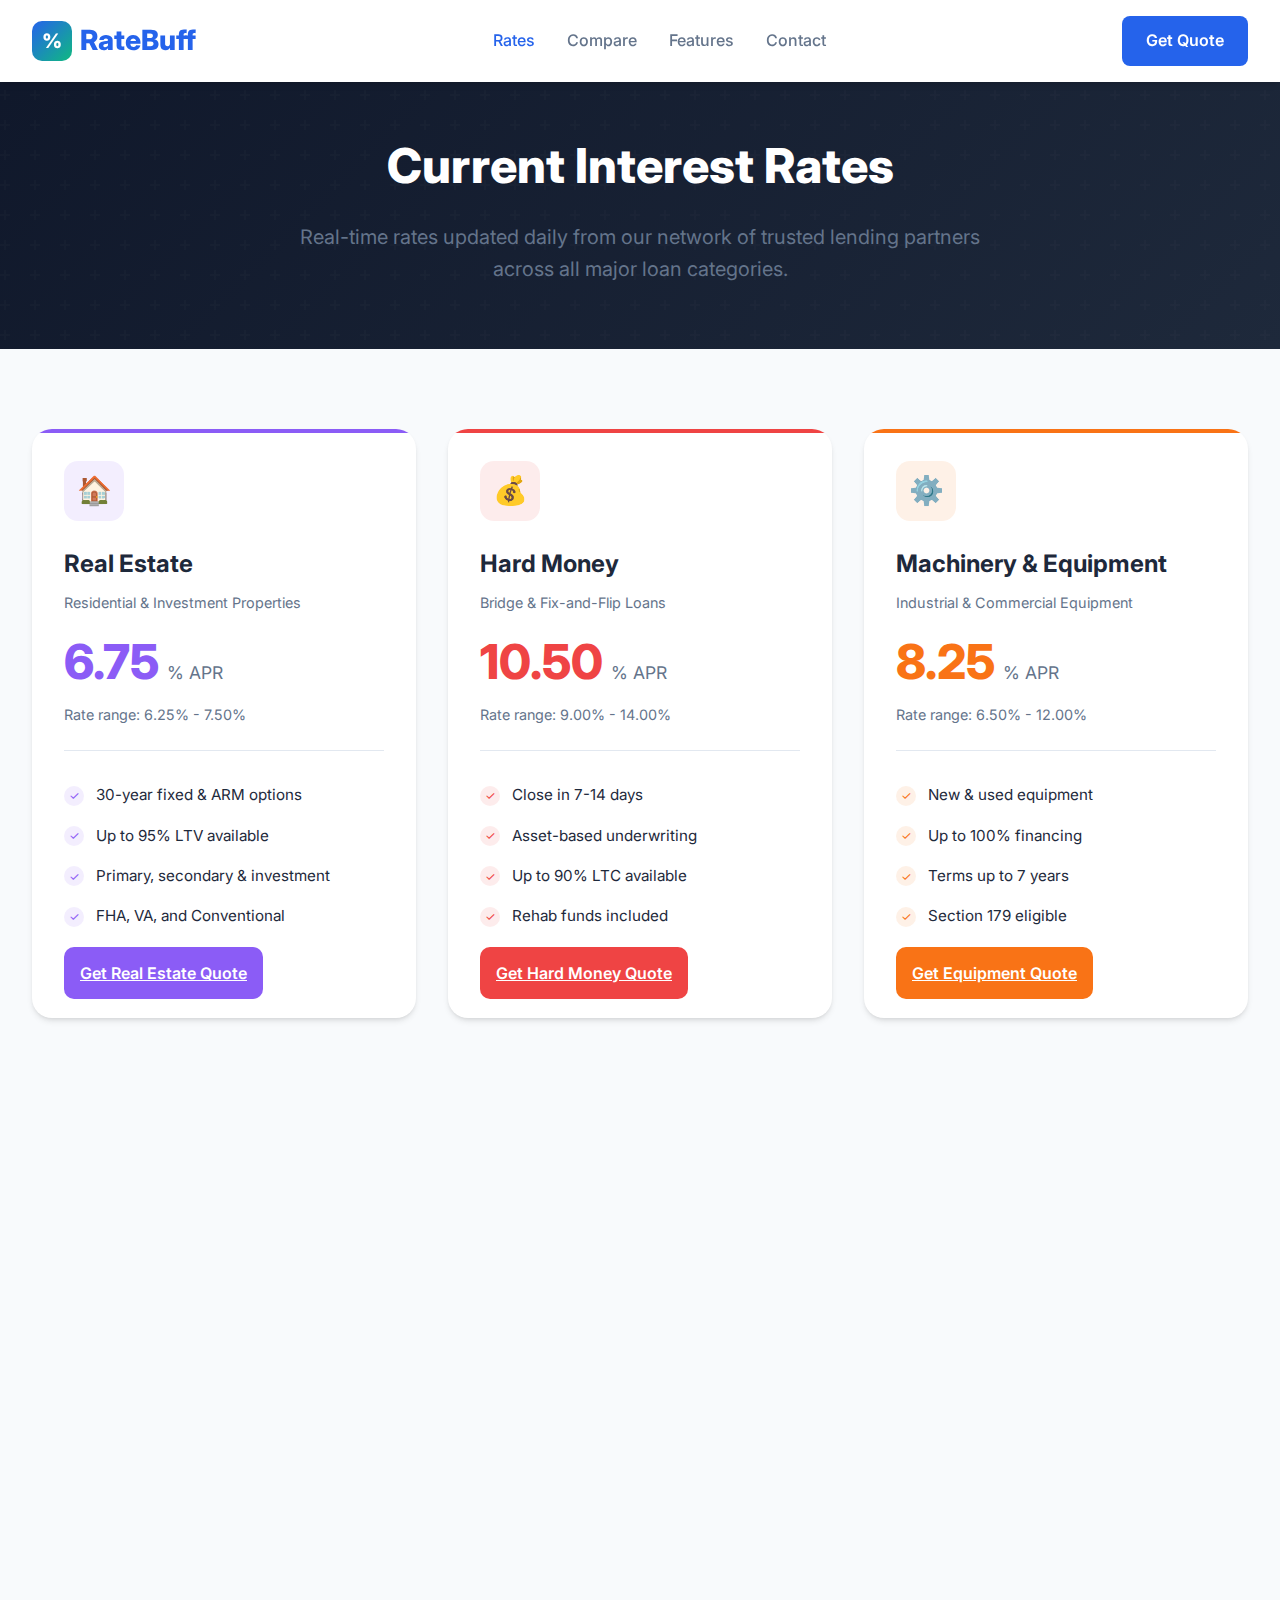
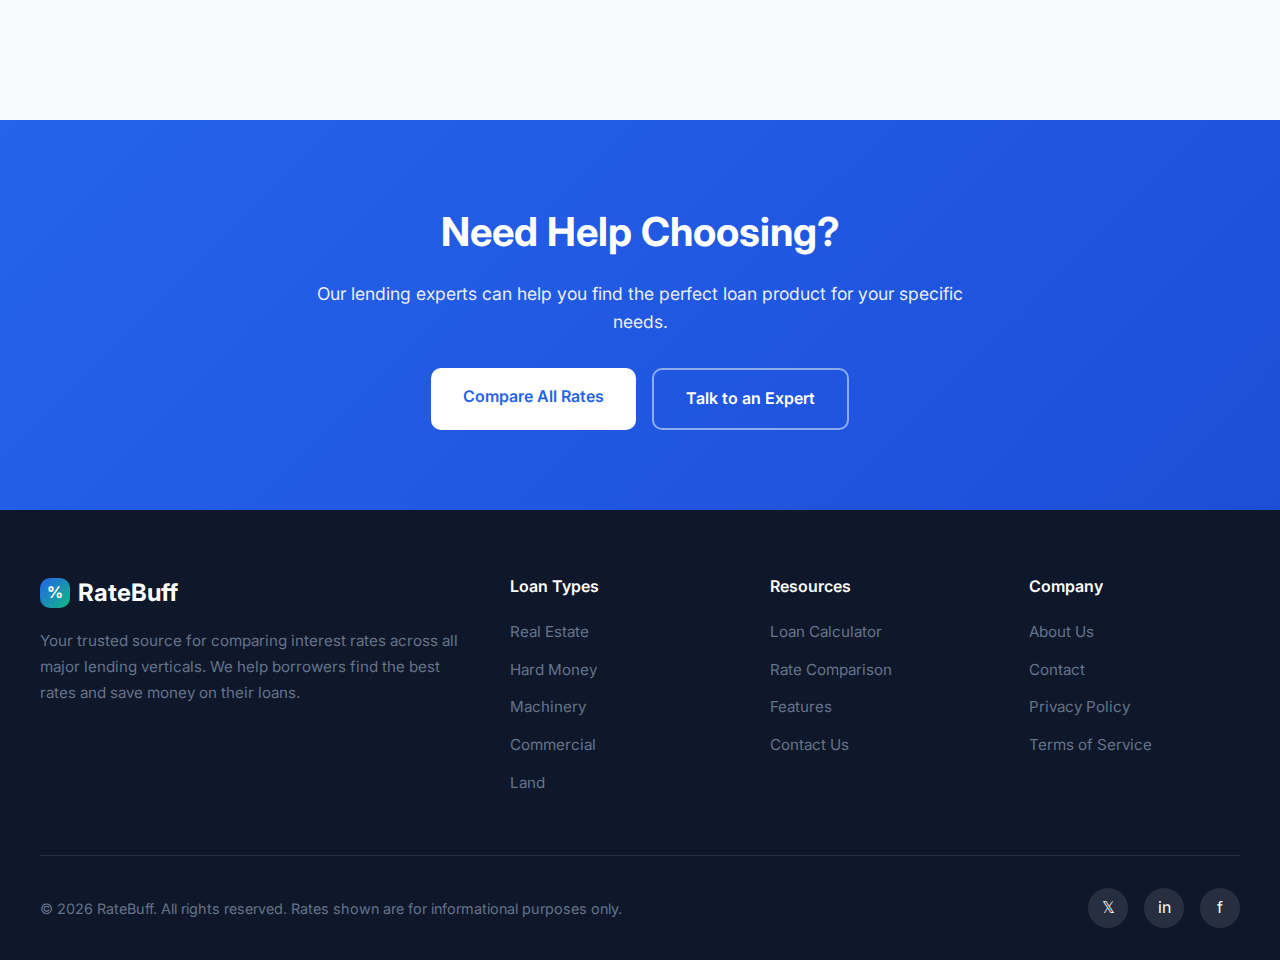
<file: rates.html>
<!DOCTYPE html>
<html lang="en">
<head>
    <meta charset="UTF-8">
    <meta name="viewport" content="width=device-width, initial-scale=1.0">
    <title>Current Interest Rates - RateBuff</title>
    <link rel="preconnect" href="https://fonts.googleapis.com">
    <link rel="preconnect" href="https://fonts.gstatic.com" crossorigin>
    <link href="https://fonts.googleapis.com/css2?family=Inter:wght@300;400;500;600;700;800&display=swap" rel="stylesheet">
    <link rel="stylesheet" href="styles.css">
</head>
<body>
    <!-- Navigation -->
    <nav>
        <div class="nav-container">
            <a href="index.html" class="logo">
                <div class="logo-icon">%</div>
                RateBuff
            </a>
            <button class="mobile-toggle" onclick="toggleMenu()">☰</button>
            <ul class="nav-links" id="navLinks">
                <li><a href="rates.html" class="active">Rates</a></li>
                <li><a href="compare.html">Compare</a></li>
                <li><a href="features.html">Features</a></li>
                <li><a href="contact.html">Contact</a></li>
            </ul>
            <a href="contact.html" class="nav-cta">Get Quote</a>
        </div>
    </nav>

    <!-- Page Header -->
    <section class="page-header">
        <div class="page-header-content">
            <h1>Current Interest Rates</h1>
            <p>Real-time rates updated daily from our network of trusted lending partners across all major loan categories.</p>
        </div>
    </section>

    <!-- Rates Section -->
    <section class="rates-section">
        <div class="rates-grid">
            <!-- Real Estate Card -->
            <div class="rate-card real-estate fade-in delay-1">
                <div class="card-icon">🏠</div>
                <h3>Real Estate</h3>
                <p class="subtitle">Residential & Investment Properties</p>
                <div class="rate-display">
                    <span class="rate-value" id="realEstateRate">6.75</span>
                    <span class="rate-suffix">% APR</span>
                </div>
                <p class="rate-range">Rate range: 6.25% - 7.50%</p>
                <ul class="rate-features">
                    <li>30-year fixed & ARM options</li>
                    <li>Up to 95% LTV available</li>
                    <li>Primary, secondary & investment</li>
                    <li>FHA, VA, and Conventional</li>
                </ul>
                <a href="contact.html" class="card-btn">Get Real Estate Quote</a>
            </div>

            <!-- Hard Money Card -->
            <div class="rate-card hard-money fade-in delay-2">
                <div class="card-icon">💰</div>
                <h3>Hard Money</h3>
                <p class="subtitle">Bridge & Fix-and-Flip Loans</p>
                <div class="rate-display">
                    <span class="rate-value" id="hardMoneyRate">10.50</span>
                    <span class="rate-suffix">% APR</span>
                </div>
                <p class="rate-range">Rate range: 9.00% - 14.00%</p>
                <ul class="rate-features">
                    <li>Close in 7-14 days</li>
                    <li>Asset-based underwriting</li>
                    <li>Up to 90% LTC available</li>
                    <li>Rehab funds included</li>
                </ul>
                <a href="contact.html" class="card-btn">Get Hard Money Quote</a>
            </div>

            <!-- Machinery Card -->
            <div class="rate-card machinery fade-in delay-3">
                <div class="card-icon">⚙️</div>
                <h3>Machinery & Equipment</h3>
                <p class="subtitle">Industrial & Commercial Equipment</p>
                <div class="rate-display">
                    <span class="rate-value" id="machineryRate">8.25</span>
                    <span class="rate-suffix">% APR</span>
                </div>
                <p class="rate-range">Rate range: 6.50% - 12.00%</p>
                <ul class="rate-features">
                    <li>New & used equipment</li>
                    <li>Up to 100% financing</li>
                    <li>Terms up to 7 years</li>
                    <li>Section 179 eligible</li>
                </ul>
                <a href="contact.html" class="card-btn">Get Equipment Quote</a>
            </div>

            <!-- Commercial Card -->
            <div class="rate-card commercial fade-in delay-4">
                <div class="card-icon">🏢</div>
                <h3>Commercial Real Estate</h3>
                <p class="subtitle">Office, Retail & Industrial</p>
                <div class="rate-display">
                    <span class="rate-value" id="commercialRate">7.50</span>
                    <span class="rate-suffix">% APR</span>
                </div>
                <p class="rate-range">Rate range: 6.75% - 9.00%</p>
                <ul class="rate-features">
                    <li>Owner-occupied & investment</li>
                    <li>SBA 504 & 7(a) options</li>
                    <li>Up to 90% LTV (SBA)</li>
                    <li>25-year amortization</li>
                </ul>
                <a href="contact.html" class="card-btn">Get Commercial Quote</a>
            </div>

            <!-- Land Card -->
            <div class="rate-card land fade-in delay-5">
                <div class="card-icon">🌳</div>
                <h3>Land Loans</h3>
                <p class="subtitle">Raw Land & Development</p>
                <div class="rate-display">
                    <span class="rate-value" id="landRate">8.75</span>
                    <span class="rate-suffix">% APR</span>
                </div>
                <p class="rate-range">Rate range: 7.50% - 11.00%</p>
                <ul class="rate-features">
                    <li>Raw & improved land</li>
                    <li>Up to 65% LTV</li>
                    <li>Development financing</li>
                    <li>Flexible terms available</li>
                </ul>
                <a href="contact.html" class="card-btn">Get Land Quote</a>
            </div>
        </div>
    </section>

    <!-- CTA Section -->
    <section class="cta-section">
        <div class="cta-content">
            <h2>Need Help Choosing?</h2>
            <p>Our lending experts can help you find the perfect loan product for your specific needs.</p>
            <div class="cta-buttons">
                <a href="compare.html" class="cta-btn cta-btn-light">Compare All Rates</a>
                <a href="contact.html" class="cta-btn cta-btn-outline">Talk to an Expert</a>
            </div>
        </div>
    </section>

    <!-- Footer -->
    <footer>
        <div class="footer-grid">
            <div class="footer-brand">
                <h3><span class="logo-icon" style="width:30px;height:30px;font-size:1rem;">%</span> RateBuff</h3>
                <p>Your trusted source for comparing interest rates across all major lending verticals. We help borrowers find the best rates and save money on their loans.</p>
            </div>
            <div class="footer-column">
                <h4>Loan Types</h4>
                <ul>
                    <li><a href="rates.html">Real Estate</a></li>
                    <li><a href="rates.html">Hard Money</a></li>
                    <li><a href="rates.html">Machinery</a></li>
                    <li><a href="rates.html">Commercial</a></li>
                    <li><a href="rates.html">Land</a></li>
                </ul>
            </div>
            <div class="footer-column">
                <h4>Resources</h4>
                <ul>
                    <li><a href="index.html#calculator">Loan Calculator</a></li>
                    <li><a href="compare.html">Rate Comparison</a></li>
                    <li><a href="features.html">Features</a></li>
                    <li><a href="contact.html">Contact Us</a></li>
                </ul>
            </div>
            <div class="footer-column">
                <h4>Company</h4>
                <ul>
                    <li><a href="features.html">About Us</a></li>
                    <li><a href="contact.html">Contact</a></li>
                    <li><a href="#">Privacy Policy</a></li>
                    <li><a href="#">Terms of Service</a></li>
                </ul>
            </div>
        </div>
        <div class="footer-bottom">
            <p>&copy; 2026 RateBuff. All rights reserved. Rates shown are for informational purposes only.</p>
            <div class="social-links">
                <a href="#" aria-label="Twitter">𝕏</a>
                <a href="#" aria-label="LinkedIn">in</a>
                <a href="#" aria-label="Facebook">f</a>
            </div>
        </div>
    </footer>

    <script>
        function toggleMenu() {
            document.getElementById('navLinks').classList.toggle('active');
        }

        // Animate elements on scroll
        const observerOptions = {
            threshold: 0.1,
            rootMargin: '0px 0px -50px 0px'
        };

        const observer = new IntersectionObserver((entries) => {
            entries.forEach(entry => {
                if (entry.isIntersecting) {
                    entry.target.style.opacity = '1';
                    entry.target.style.transform = 'translateY(0)';
                }
            });
        }, observerOptions);

        document.querySelectorAll('.rate-card').forEach(card => {
            card.style.opacity = '0';
            card.style.transform = 'translateY(30px)';
            card.style.transition = 'opacity 0.6s ease, transform 0.6s ease';
            observer.observe(card);
        });

        // Simulate live rate updates
        function simulateRateUpdate() {
            const variance = (Math.random() - 0.5) * 0.125;
            const types = ['realEstateRate', 'hardMoneyRate', 'machineryRate', 'commercialRate', 'landRate'];
            const baseRates = [6.75, 10.50, 8.25, 7.50, 8.75];

            const randomType = Math.floor(Math.random() * types.length);
            const newRate = (baseRates[randomType] + variance).toFixed(2);

            const element = document.getElementById(types[randomType]);
            if (element) {
                element.style.transition = 'color 0.3s';
                element.textContent = newRate;
            }
        }

        setInterval(simulateRateUpdate, 30000);
    </script>
</body>
</html>
</file>
<file: styles.css>
:root {
    --primary: #2563eb;
    --primary-dark: #1d4ed8;
    --primary-light: #3b82f6;
    --secondary: #10b981;
    --accent: #f59e0b;
    --dark: #1e293b;
    --darker: #0f172a;
    --light: #f8fafc;
    --gray: #64748b;
    --gray-light: #e2e8f0;
    --real-estate: #8b5cf6;
    --hard-money: #ef4444;
    --machinery: #f97316;
    --commercial: #06b6d4;
    --land: #22c55e;
    --shadow: 0 4px 6px -1px rgb(0 0 0 / 0.1), 0 2px 4px -2px rgb(0 0 0 / 0.1);
    --shadow-lg: 0 10px 15px -3px rgb(0 0 0 / 0.1), 0 4px 6px -4px rgb(0 0 0 / 0.1);
    --shadow-xl: 0 20px 25px -5px rgb(0 0 0 / 0.1), 0 8px 10px -6px rgb(0 0 0 / 0.1);
}

* {
    margin: 0;
    padding: 0;
    box-sizing: border-box;
}

body {
    font-family: 'Inter', -apple-system, BlinkMacSystemFont, sans-serif;
    background: var(--light);
    color: var(--dark);
    line-height: 1.6;
}

/* Navigation */
nav {
    background: white;
    padding: 1rem 2rem;
    position: fixed;
    width: 100%;
    top: 0;
    z-index: 1000;
    box-shadow: var(--shadow);
}

.nav-container {
    max-width: 1400px;
    margin: 0 auto;
    display: flex;
    justify-content: space-between;
    align-items: center;
}

.logo {
    font-size: 1.75rem;
    font-weight: 800;
    color: var(--primary);
    text-decoration: none;
    display: flex;
    align-items: center;
    gap: 0.5rem;
}

.logo-icon {
    width: 40px;
    height: 40px;
    background: linear-gradient(135deg, var(--primary), var(--secondary));
    border-radius: 10px;
    display: flex;
    align-items: center;
    justify-content: center;
    color: white;
    font-size: 1.25rem;
}

.nav-links {
    display: flex;
    gap: 2rem;
    list-style: none;
}

.nav-links a {
    text-decoration: none;
    color: var(--gray);
    font-weight: 500;
    transition: color 0.3s;
}

.nav-links a:hover,
.nav-links a.active {
    color: var(--primary);
}

.nav-cta {
    background: var(--primary);
    color: white;
    padding: 0.75rem 1.5rem;
    border-radius: 8px;
    text-decoration: none;
    font-weight: 600;
    transition: background 0.3s, transform 0.2s;
}

.nav-cta:hover {
    background: var(--primary-dark);
    transform: translateY(-2px);
}

/* Page Header */
.page-header {
    background: linear-gradient(135deg, var(--darker) 0%, var(--dark) 100%);
    padding: 8rem 2rem 4rem;
    text-align: center;
    position: relative;
    overflow: hidden;
}

.page-header::before {
    content: '';
    position: absolute;
    top: 0;
    left: 0;
    right: 0;
    bottom: 0;
    background: url("data:image/svg+xml,%3Csvg width='60' height='60' viewBox='0 0 60 60' xmlns='http://www.w3.org/2000/svg'%3E%3Cg fill='none' fill-rule='evenodd'%3E%3Cg fill='%23ffffff' fill-opacity='0.03'%3E%3Cpath d='M36 34v-4h-2v4h-4v2h4v4h2v-4h4v-2h-4zm0-30V0h-2v4h-4v2h4v4h2V6h4V4h-4zM6 34v-4H4v4H0v2h4v4h2v-4h4v-2H6zM6 4V0H4v4H0v2h4v4h2V6h4V4H6z'/%3E%3C/g%3E%3C/g%3E%3C/svg%3E");
    opacity: 0.5;
}

.page-header-content {
    max-width: 700px;
    margin: 0 auto;
    position: relative;
    z-index: 1;
}

.page-header h1 {
    font-size: 3rem;
    font-weight: 800;
    color: white;
    margin-bottom: 1rem;
}

.page-header p {
    font-size: 1.25rem;
    color: var(--gray);
}

/* Hero Section */
.hero {
    background: linear-gradient(135deg, var(--darker) 0%, var(--dark) 100%);
    padding: 10rem 2rem 6rem;
    text-align: center;
    position: relative;
    overflow: hidden;
}

.hero::before {
    content: '';
    position: absolute;
    top: 0;
    left: 0;
    right: 0;
    bottom: 0;
    background: url("data:image/svg+xml,%3Csvg width='60' height='60' viewBox='0 0 60 60' xmlns='http://www.w3.org/2000/svg'%3E%3Cg fill='none' fill-rule='evenodd'%3E%3Cg fill='%23ffffff' fill-opacity='0.03'%3E%3Cpath d='M36 34v-4h-2v4h-4v2h4v4h2v-4h4v-2h-4zm0-30V0h-2v4h-4v2h4v4h2V6h4V4h-4zM6 34v-4H4v4H0v2h4v4h2v-4h4v-2H6zM6 4V0H4v4H0v2h4v4h2V6h4V4H6z'/%3E%3C/g%3E%3C/g%3E%3C/svg%3E");
    opacity: 0.5;
}

.hero-content {
    max-width: 900px;
    margin: 0 auto;
    position: relative;
    z-index: 1;
}

.hero h1 {
    font-size: 3.5rem;
    font-weight: 800;
    color: white;
    margin-bottom: 1.5rem;
    line-height: 1.2;
}

.hero h1 span {
    background: linear-gradient(135deg, var(--primary-light), var(--secondary));
    -webkit-background-clip: text;
    -webkit-text-fill-color: transparent;
    background-clip: text;
}

.hero p {
    font-size: 1.25rem;
    color: var(--gray);
    margin-bottom: 2.5rem;
    max-width: 600px;
    margin-left: auto;
    margin-right: auto;
}

.american-flag {
    margin-bottom: 1.5rem;
    display: flex;
    justify-content: center;
}

.american-flag svg {
    border-radius: 6px;
    box-shadow: 0 4px 15px rgba(0, 0, 0, 0.3);
    transition: transform 0.3s ease;
}

.american-flag svg:hover {
    transform: scale(1.05);
}

.hero-buttons {
    display: flex;
    gap: 1rem;
    justify-content: center;
    flex-wrap: wrap;
}

.btn {
    padding: 1rem 2rem;
    border-radius: 10px;
    font-weight: 600;
    font-size: 1rem;
    text-decoration: none;
    transition: all 0.3s;
    cursor: pointer;
    border: none;
}

.btn-primary {
    background: var(--primary);
    color: white;
}

.btn-primary:hover {
    background: var(--primary-dark);
    transform: translateY(-3px);
    box-shadow: var(--shadow-lg);
}

.btn-secondary {
    background: transparent;
    color: white;
    border: 2px solid var(--gray);
}

.btn-secondary:hover {
    border-color: white;
    background: rgba(255,255,255,0.1);
}

/* Stats Bar */
.stats-bar {
    background: white;
    padding: 2rem;
    margin-top: -3rem;
    margin-left: 2rem;
    margin-right: 2rem;
    border-radius: 16px;
    box-shadow: var(--shadow-xl);
    display: grid;
    grid-template-columns: repeat(4, 1fr);
    gap: 2rem;
    max-width: 1000px;
    margin-left: auto;
    margin-right: auto;
    position: relative;
    z-index: 10;
}

.stat-item {
    text-align: center;
}

.stat-number {
    font-size: 2.5rem;
    font-weight: 800;
    color: var(--primary);
    line-height: 1;
}

.stat-label {
    color: var(--gray);
    font-size: 0.9rem;
    margin-top: 0.5rem;
}

/* Section Styles */
section {
    padding: 5rem 2rem;
}

.section-header {
    text-align: center;
    max-width: 700px;
    margin: 0 auto 4rem;
}

.section-header h2 {
    font-size: 2.5rem;
    font-weight: 700;
    color: var(--dark);
    margin-bottom: 1rem;
}

.section-header p {
    color: var(--gray);
    font-size: 1.1rem;
}

/* Rate Cards Section */
.rates-section {
    background: var(--light);
}

.rates-grid {
    display: grid;
    grid-template-columns: repeat(auto-fit, minmax(340px, 1fr));
    gap: 2rem;
    max-width: 1400px;
    margin: 0 auto;
}

.rate-card {
    background: white;
    border-radius: 20px;
    padding: 2rem;
    box-shadow: var(--shadow);
    transition: all 0.3s;
    position: relative;
    overflow: hidden;
}

.rate-card:hover {
    transform: translateY(-8px);
    box-shadow: var(--shadow-xl);
}

.rate-card::before {
    content: '';
    position: absolute;
    top: 0;
    left: 0;
    right: 0;
    height: 4px;
}

.rate-card.real-estate::before { background: var(--real-estate); }
.rate-card.hard-money::before { background: var(--hard-money); }
.rate-card.machinery::before { background: var(--machinery); }
.rate-card.commercial::before { background: var(--commercial); }
.rate-card.land::before { background: var(--land); }

.card-icon {
    width: 60px;
    height: 60px;
    border-radius: 14px;
    display: flex;
    align-items: center;
    justify-content: center;
    font-size: 1.75rem;
    margin-bottom: 1.5rem;
}

.real-estate .card-icon { background: rgba(139, 92, 246, 0.1); }
.hard-money .card-icon { background: rgba(239, 68, 68, 0.1); }
.machinery .card-icon { background: rgba(249, 115, 22, 0.1); }
.commercial .card-icon { background: rgba(6, 182, 212, 0.1); }
.land .card-icon { background: rgba(34, 197, 94, 0.1); }

.rate-card h3 {
    font-size: 1.5rem;
    font-weight: 700;
    margin-bottom: 0.5rem;
    color: var(--dark);
}

.rate-card .subtitle {
    color: var(--gray);
    font-size: 0.9rem;
    margin-bottom: 1.5rem;
}

.rate-display {
    display: flex;
    align-items: baseline;
    gap: 0.5rem;
    margin-bottom: 1rem;
}

.rate-value {
    font-size: 3rem;
    font-weight: 800;
    line-height: 1;
}

.real-estate .rate-value { color: var(--real-estate); }
.hard-money .rate-value { color: var(--hard-money); }
.machinery .rate-value { color: var(--machinery); }
.commercial .rate-value { color: var(--commercial); }
.land .rate-value { color: var(--land); }

.rate-suffix {
    color: var(--gray);
    font-size: 1.1rem;
}

.rate-range {
    color: var(--gray);
    font-size: 0.9rem;
    margin-bottom: 1.5rem;
    padding-bottom: 1.5rem;
    border-bottom: 1px solid var(--gray-light);
}

.rate-features {
    list-style: none;
    margin-bottom: 1.5rem;
}

.rate-features li {
    display: flex;
    align-items: center;
    gap: 0.75rem;
    padding: 0.5rem 0;
    color: var(--dark);
    font-size: 0.95rem;
}

.rate-features li::before {
    content: '✓';
    width: 20px;
    height: 20px;
    border-radius: 50%;
    display: flex;
    align-items: center;
    justify-content: center;
    font-size: 0.75rem;
    flex-shrink: 0;
}

.real-estate .rate-features li::before { background: rgba(139, 92, 246, 0.1); color: var(--real-estate); }
.hard-money .rate-features li::before { background: rgba(239, 68, 68, 0.1); color: var(--hard-money); }
.machinery .rate-features li::before { background: rgba(249, 115, 22, 0.1); color: var(--machinery); }
.commercial .rate-features li::before { background: rgba(6, 182, 212, 0.1); color: var(--commercial); }
.land .rate-features li::before { background: rgba(34, 197, 94, 0.1); color: var(--land); }

.card-btn {
    width: 100%;
    padding: 1rem;
    border-radius: 10px;
    font-weight: 600;
    font-size: 1rem;
    cursor: pointer;
    transition: all 0.3s;
    border: none;
    color: white;
}

.real-estate .card-btn { background: var(--real-estate); }
.hard-money .card-btn { background: var(--hard-money); }
.machinery .card-btn { background: var(--machinery); }
.commercial .card-btn { background: var(--commercial); }
.land .card-btn { background: var(--land); }

.card-btn:hover {
    opacity: 0.9;
    transform: translateY(-2px);
}

/* Calculator Section */
.calculator-section {
    background: linear-gradient(135deg, var(--dark) 0%, var(--darker) 100%);
    color: white;
}

.calculator-section .section-header h2 {
    color: white;
}

.calculator-section .section-header p {
    color: var(--gray);
}

.calculator-container {
    max-width: 1000px;
    margin: 0 auto;
    background: white;
    border-radius: 24px;
    padding: 3rem;
    box-shadow: var(--shadow-xl);
}

.calc-grid {
    display: grid;
    grid-template-columns: 1fr 1fr;
    gap: 3rem;
}

.calc-inputs h3 {
    color: var(--dark);
    font-size: 1.25rem;
    margin-bottom: 1.5rem;
}

.input-group {
    margin-bottom: 1.5rem;
}

.input-group label {
    display: block;
    color: var(--gray);
    font-size: 0.9rem;
    margin-bottom: 0.5rem;
    font-weight: 500;
}

.input-group input,
.input-group select,
.input-group textarea {
    width: 100%;
    padding: 1rem;
    border: 2px solid var(--gray-light);
    border-radius: 10px;
    font-size: 1rem;
    font-family: inherit;
    transition: border-color 0.3s;
}

.input-group input:focus,
.input-group select:focus,
.input-group textarea:focus {
    outline: none;
    border-color: var(--primary);
}

.input-group textarea {
    resize: vertical;
    min-height: 120px;
}

.calc-results {
    background: var(--light);
    border-radius: 16px;
    padding: 2rem;
}

.calc-results h3 {
    color: var(--dark);
    font-size: 1.25rem;
    margin-bottom: 1.5rem;
}

.result-item {
    display: flex;
    justify-content: space-between;
    align-items: center;
    padding: 1rem 0;
    border-bottom: 1px solid var(--gray-light);
}

.result-item:last-child {
    border-bottom: none;
}

.result-label {
    color: var(--gray);
    font-size: 0.95rem;
}

.result-value {
    font-size: 1.25rem;
    font-weight: 700;
    color: var(--dark);
}

.result-value.highlight {
    color: var(--primary);
    font-size: 1.5rem;
}

.calculate-btn {
    width: 100%;
    margin-top: 1rem;
    background: var(--primary);
    color: white;
    padding: 1rem;
    border: none;
    border-radius: 10px;
    font-size: 1rem;
    font-weight: 600;
    cursor: pointer;
    transition: all 0.3s;
}

.calculate-btn:hover {
    background: var(--primary-dark);
}

/* Comparison Table Section */
.comparison-section {
    background: white;
}

.comparison-table-wrapper {
    max-width: 1200px;
    margin: 0 auto;
    overflow-x: auto;
}

.comparison-table {
    width: 100%;
    border-collapse: collapse;
    background: white;
    border-radius: 16px;
    overflow: hidden;
    box-shadow: var(--shadow);
}

.comparison-table th,
.comparison-table td {
    padding: 1.25rem 1.5rem;
    text-align: left;
}

.comparison-table th {
    background: var(--dark);
    color: white;
    font-weight: 600;
    font-size: 0.9rem;
    text-transform: uppercase;
    letter-spacing: 0.5px;
}

.comparison-table tr:nth-child(even) {
    background: var(--light);
}

.comparison-table tr:hover {
    background: rgba(37, 99, 235, 0.05);
}

.comparison-table td {
    color: var(--dark);
    font-size: 0.95rem;
}

.table-badge {
    display: inline-block;
    padding: 0.25rem 0.75rem;
    border-radius: 20px;
    font-size: 0.8rem;
    font-weight: 600;
}

.badge-real-estate { background: rgba(139, 92, 246, 0.1); color: var(--real-estate); }
.badge-hard-money { background: rgba(239, 68, 68, 0.1); color: var(--hard-money); }
.badge-machinery { background: rgba(249, 115, 22, 0.1); color: var(--machinery); }
.badge-commercial { background: rgba(6, 182, 212, 0.1); color: var(--commercial); }
.badge-land { background: rgba(34, 197, 94, 0.1); color: var(--land); }

/* Features Section */
.features-section {
    background: var(--light);
}

.features-grid {
    display: grid;
    grid-template-columns: repeat(auto-fit, minmax(280px, 1fr));
    gap: 2rem;
    max-width: 1200px;
    margin: 0 auto;
}

.feature-card {
    background: white;
    padding: 2rem;
    border-radius: 16px;
    box-shadow: var(--shadow);
    transition: transform 0.3s;
}

.feature-card:hover {
    transform: translateY(-5px);
}

.feature-icon {
    width: 50px;
    height: 50px;
    background: linear-gradient(135deg, var(--primary), var(--secondary));
    border-radius: 12px;
    display: flex;
    align-items: center;
    justify-content: center;
    font-size: 1.5rem;
    margin-bottom: 1.25rem;
}

.feature-card h3 {
    font-size: 1.25rem;
    font-weight: 600;
    margin-bottom: 0.75rem;
    color: var(--dark);
}

.feature-card p {
    color: var(--gray);
    font-size: 0.95rem;
    line-height: 1.7;
}

/* Contact Section */
.contact-section {
    background: var(--light);
}

.contact-grid {
    display: grid;
    grid-template-columns: 1fr 1fr;
    gap: 4rem;
    max-width: 1200px;
    margin: 0 auto;
}

.contact-info h3 {
    font-size: 1.5rem;
    font-weight: 700;
    margin-bottom: 1.5rem;
    color: var(--dark);
}

.contact-info p {
    color: var(--gray);
    margin-bottom: 2rem;
    line-height: 1.7;
}

.contact-details {
    list-style: none;
}

.contact-details li {
    display: flex;
    align-items: center;
    gap: 1rem;
    padding: 1rem 0;
    border-bottom: 1px solid var(--gray-light);
}

.contact-details li:last-child {
    border-bottom: none;
}

.contact-details .icon {
    width: 40px;
    height: 40px;
    background: linear-gradient(135deg, var(--primary), var(--secondary));
    border-radius: 10px;
    display: flex;
    align-items: center;
    justify-content: center;
    font-size: 1.25rem;
    flex-shrink: 0;
}

.contact-details .text {
    color: var(--dark);
    font-weight: 500;
}

.contact-form {
    background: white;
    padding: 2.5rem;
    border-radius: 20px;
    box-shadow: var(--shadow);
}

.contact-form h3 {
    font-size: 1.5rem;
    font-weight: 700;
    margin-bottom: 1.5rem;
    color: var(--dark);
}

.submit-btn {
    width: 100%;
    background: var(--primary);
    color: white;
    padding: 1rem;
    border: none;
    border-radius: 10px;
    font-size: 1rem;
    font-weight: 600;
    cursor: pointer;
    transition: all 0.3s;
}

.submit-btn:hover {
    background: var(--primary-dark);
    transform: translateY(-2px);
}

/* CTA Section */
.cta-section {
    background: linear-gradient(135deg, var(--primary) 0%, var(--primary-dark) 100%);
    color: white;
    text-align: center;
}

.cta-content {
    max-width: 700px;
    margin: 0 auto;
}

.cta-content h2 {
    font-size: 2.5rem;
    font-weight: 700;
    margin-bottom: 1rem;
}

.cta-content p {
    font-size: 1.1rem;
    opacity: 0.9;
    margin-bottom: 2rem;
}

.cta-buttons {
    display: flex;
    gap: 1rem;
    justify-content: center;
    flex-wrap: wrap;
}

.cta-btn {
    padding: 1rem 2rem;
    border-radius: 10px;
    font-weight: 600;
    font-size: 1rem;
    text-decoration: none;
    transition: all 0.3s;
}

.cta-btn-light {
    background: white;
    color: var(--primary);
}

.cta-btn-light:hover {
    background: var(--light);
    transform: translateY(-3px);
}

.cta-btn-outline {
    background: transparent;
    color: white;
    border: 2px solid rgba(255,255,255,0.5);
}

.cta-btn-outline:hover {
    border-color: white;
    background: rgba(255,255,255,0.1);
}

/* Footer */
footer {
    background: var(--darker);
    color: white;
    padding: 4rem 2rem 2rem;
}

.footer-grid {
    max-width: 1200px;
    margin: 0 auto;
    display: grid;
    grid-template-columns: 2fr 1fr 1fr 1fr;
    gap: 3rem;
    margin-bottom: 3rem;
}

.footer-brand h3 {
    font-size: 1.5rem;
    font-weight: 700;
    margin-bottom: 1rem;
    display: flex;
    align-items: center;
    gap: 0.5rem;
}

.footer-brand p {
    color: var(--gray);
    font-size: 0.95rem;
    line-height: 1.7;
}

.footer-column h4 {
    font-size: 1rem;
    font-weight: 600;
    margin-bottom: 1.25rem;
    color: white;
}

.footer-column ul {
    list-style: none;
}

.footer-column li {
    margin-bottom: 0.75rem;
}

.footer-column a {
    color: var(--gray);
    text-decoration: none;
    font-size: 0.95rem;
    transition: color 0.3s;
}

.footer-column a:hover {
    color: white;
}

.footer-bottom {
    max-width: 1200px;
    margin: 0 auto;
    padding-top: 2rem;
    border-top: 1px solid rgba(255,255,255,0.1);
    display: flex;
    justify-content: space-between;
    align-items: center;
    flex-wrap: wrap;
    gap: 1rem;
}

.footer-bottom p {
    color: var(--gray);
    font-size: 0.9rem;
}

.social-links {
    display: flex;
    gap: 1rem;
}

.social-links a {
    width: 40px;
    height: 40px;
    border-radius: 50%;
    background: rgba(255,255,255,0.1);
    display: flex;
    align-items: center;
    justify-content: center;
    color: white;
    text-decoration: none;
    transition: background 0.3s;
}

.social-links a:hover {
    background: var(--primary);
}

/* Mobile Menu Toggle */
.mobile-toggle {
    display: none;
    background: none;
    border: none;
    font-size: 1.5rem;
    cursor: pointer;
    color: var(--dark);
}

/* Responsive Styles */
@media (max-width: 1024px) {
    .footer-grid {
        grid-template-columns: 1fr 1fr;
    }

    .contact-grid {
        grid-template-columns: 1fr;
        gap: 2rem;
    }
}

@media (max-width: 768px) {
    .mobile-toggle {
        display: block;
    }

    .nav-links, .nav-cta {
        display: none;
    }

    .nav-links.active {
        display: flex;
        flex-direction: column;
        position: absolute;
        top: 100%;
        left: 0;
        right: 0;
        background: white;
        padding: 1rem 2rem;
        box-shadow: var(--shadow);
    }

    .hero h1 {
        font-size: 2.5rem;
    }

    .hero p {
        font-size: 1.1rem;
    }

    .page-header h1 {
        font-size: 2.25rem;
    }

    .stats-bar {
        grid-template-columns: repeat(2, 1fr);
        gap: 1.5rem;
    }

    .stat-number {
        font-size: 2rem;
    }

    .calc-grid {
        grid-template-columns: 1fr;
    }

    .footer-grid {
        grid-template-columns: 1fr;
        gap: 2rem;
    }

    .footer-bottom {
        flex-direction: column;
        text-align: center;
    }

    .rates-grid {
        grid-template-columns: 1fr;
    }
}

@media (max-width: 480px) {
    .hero {
        padding: 8rem 1rem 4rem;
    }

    .hero h1 {
        font-size: 2rem;
    }

    .page-header {
        padding: 7rem 1rem 3rem;
    }

    .page-header h1 {
        font-size: 1.75rem;
    }

    .stats-bar {
        margin: -2rem 1rem 0;
        padding: 1.5rem;
    }

    section {
        padding: 3rem 1rem;
    }

    .section-header h2 {
        font-size: 1.75rem;
    }

    .calculator-container {
        padding: 1.5rem;
    }

    .contact-form {
        padding: 1.5rem;
    }
}

/* Animations */
@keyframes fadeInUp {
    from {
        opacity: 0;
        transform: translateY(30px);
    }
    to {
        opacity: 1;
        transform: translateY(0);
    }
}

.fade-in {
    animation: fadeInUp 0.6s ease forwards;
}

.delay-1 { animation-delay: 0.1s; }
.delay-2 { animation-delay: 0.2s; }
.delay-3 { animation-delay: 0.3s; }
.delay-4 { animation-delay: 0.4s; }
.delay-5 { animation-delay: 0.5s; }
</file>
